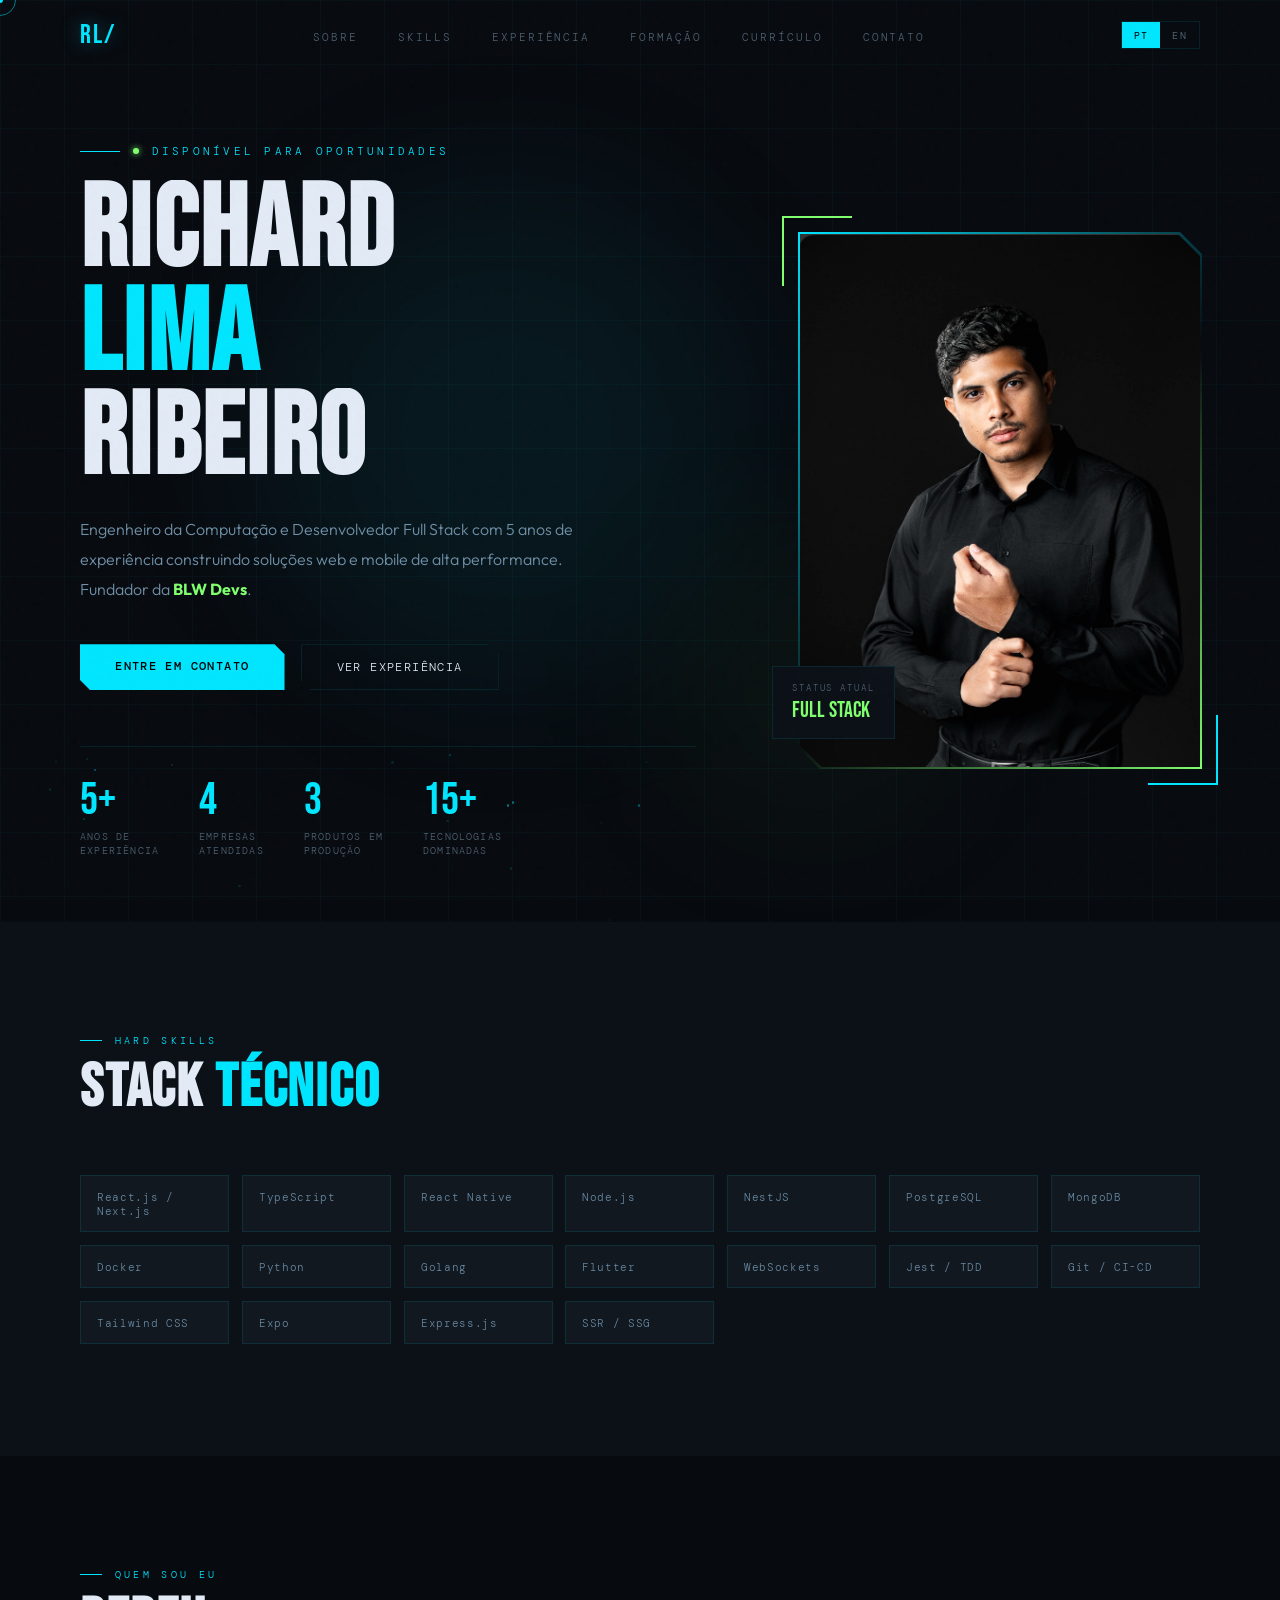
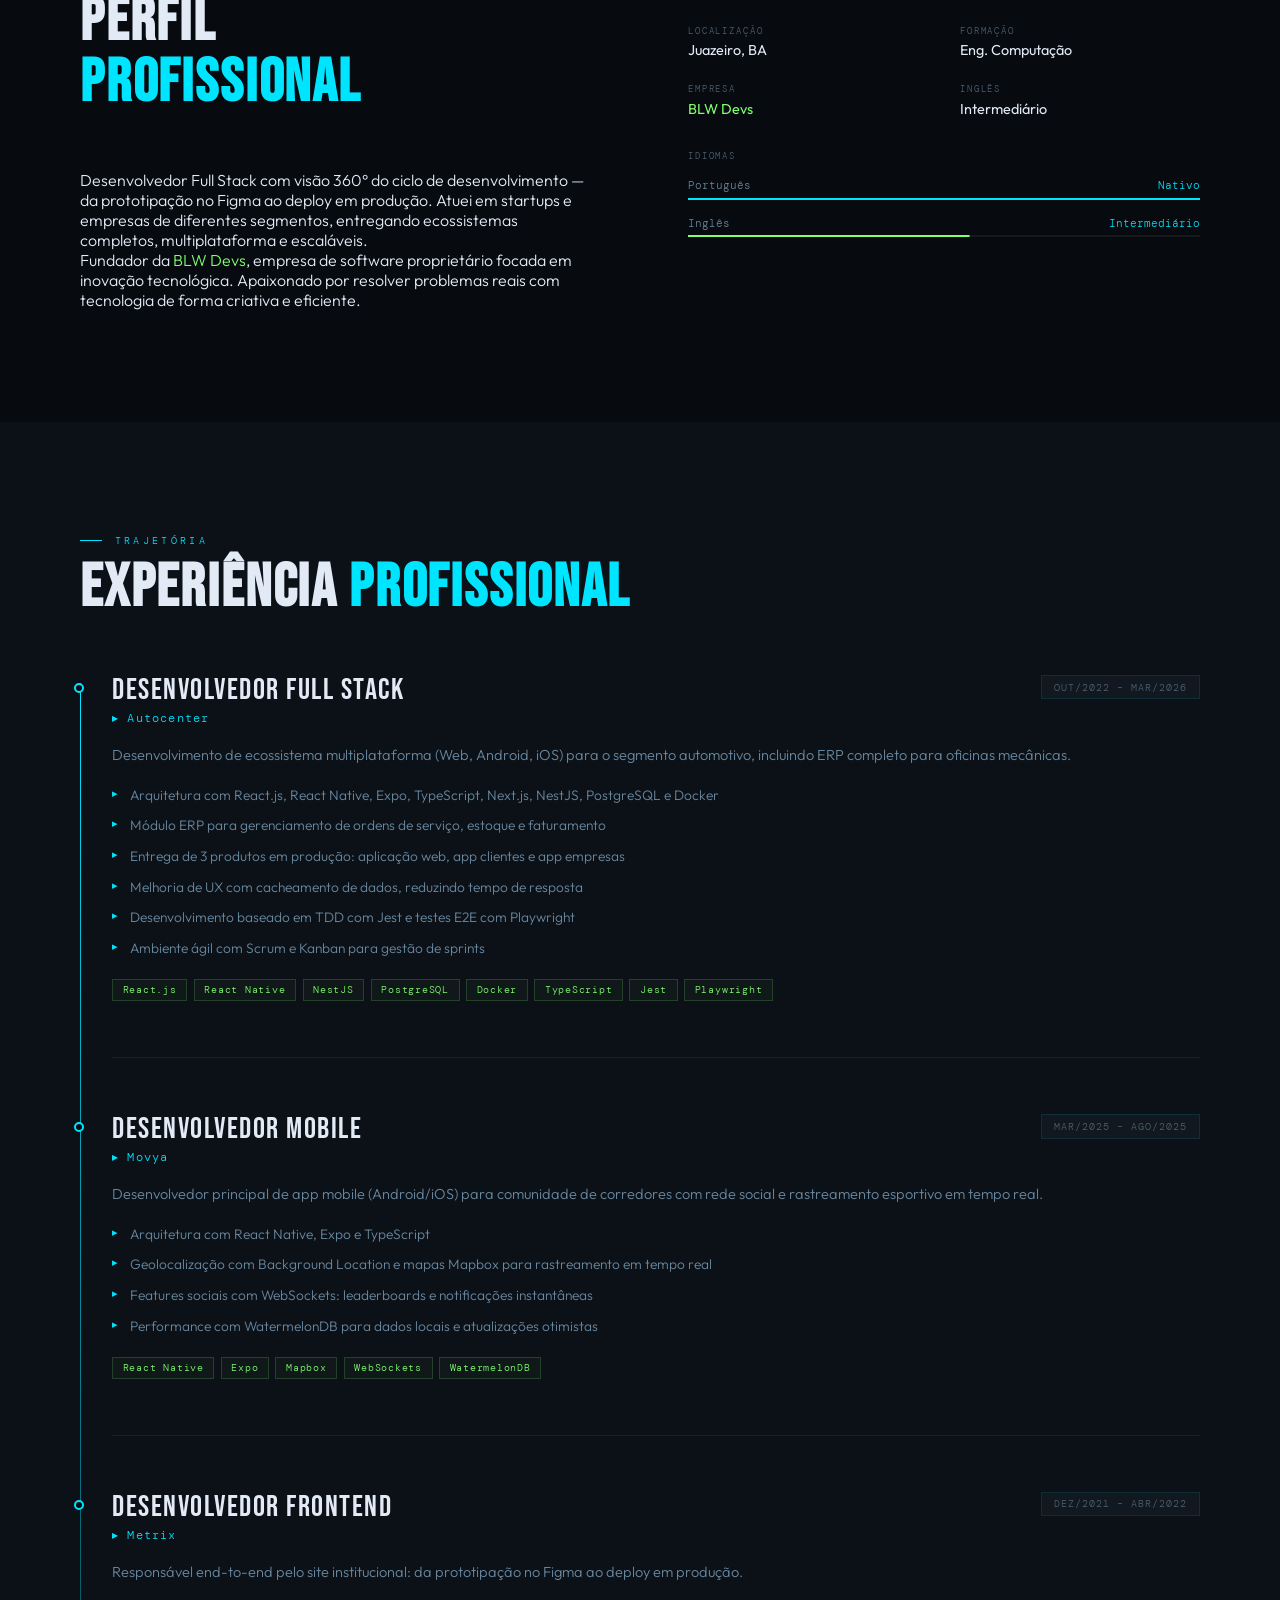
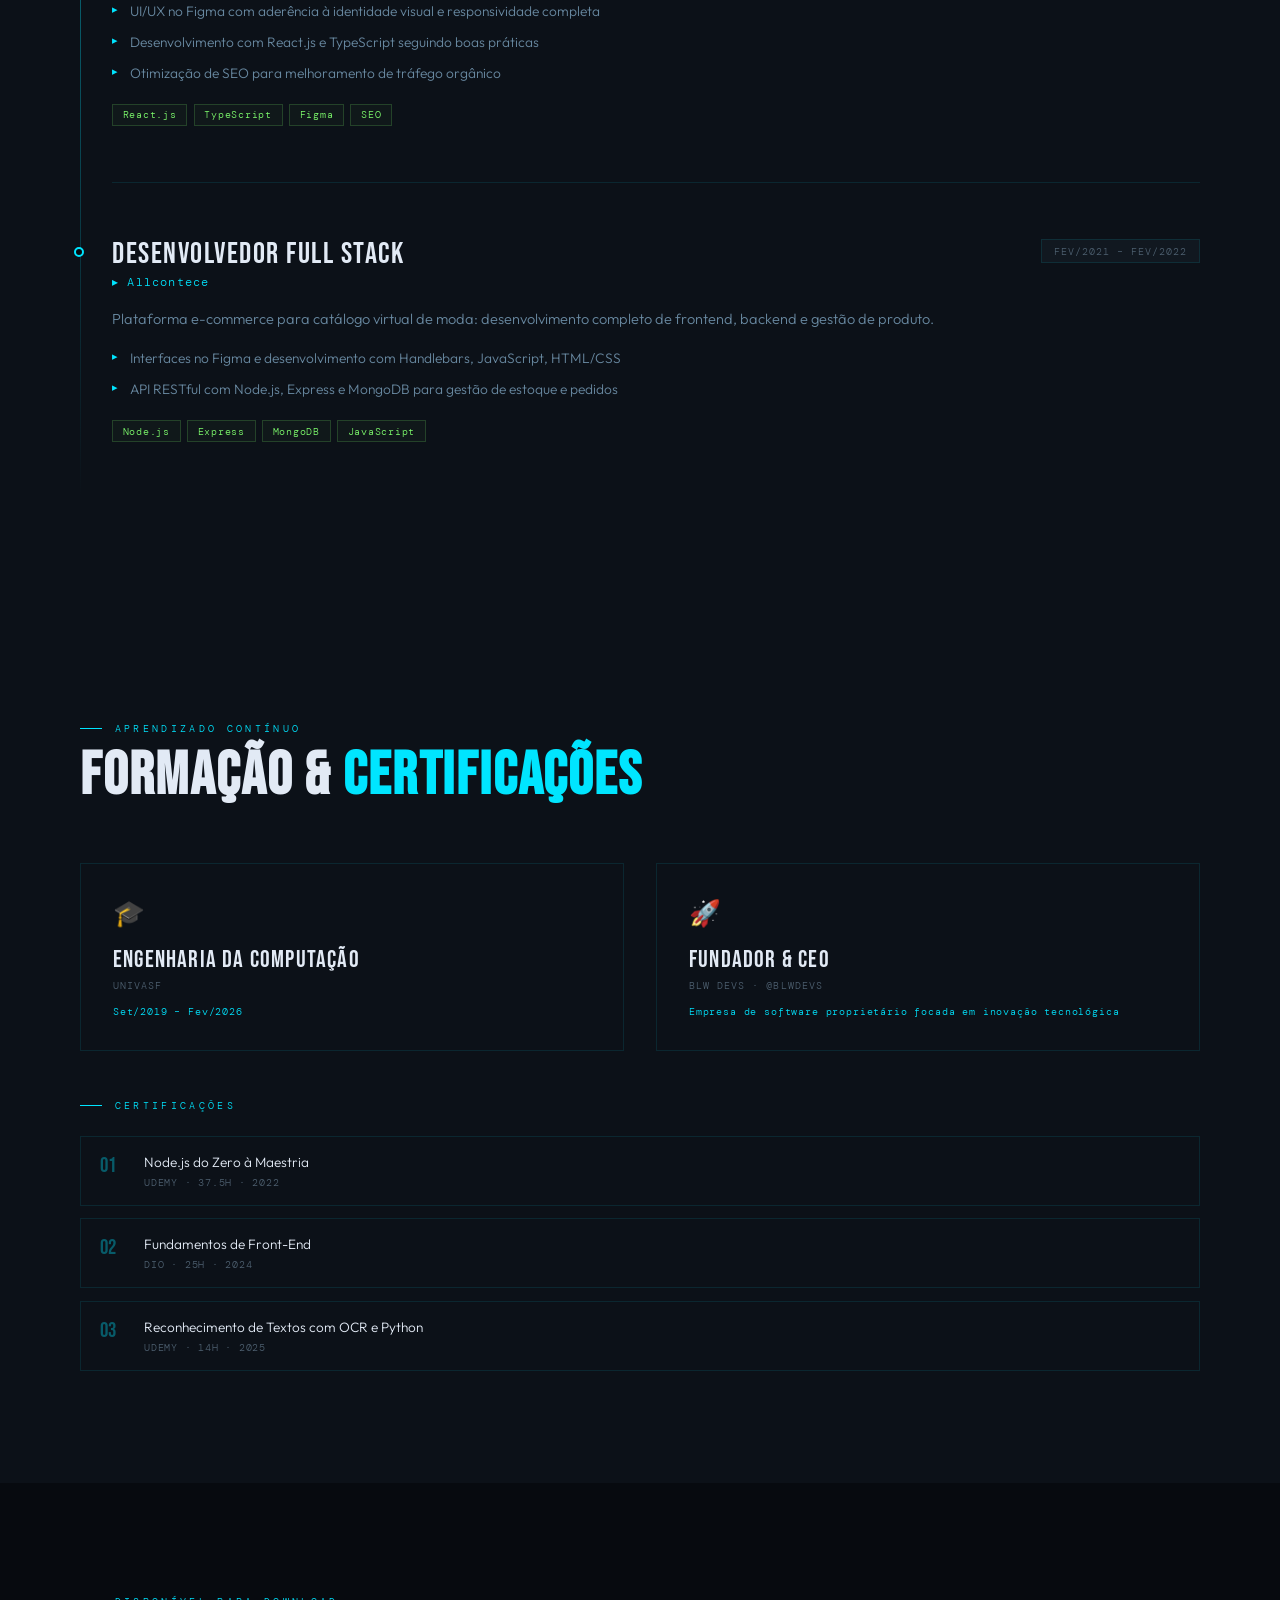
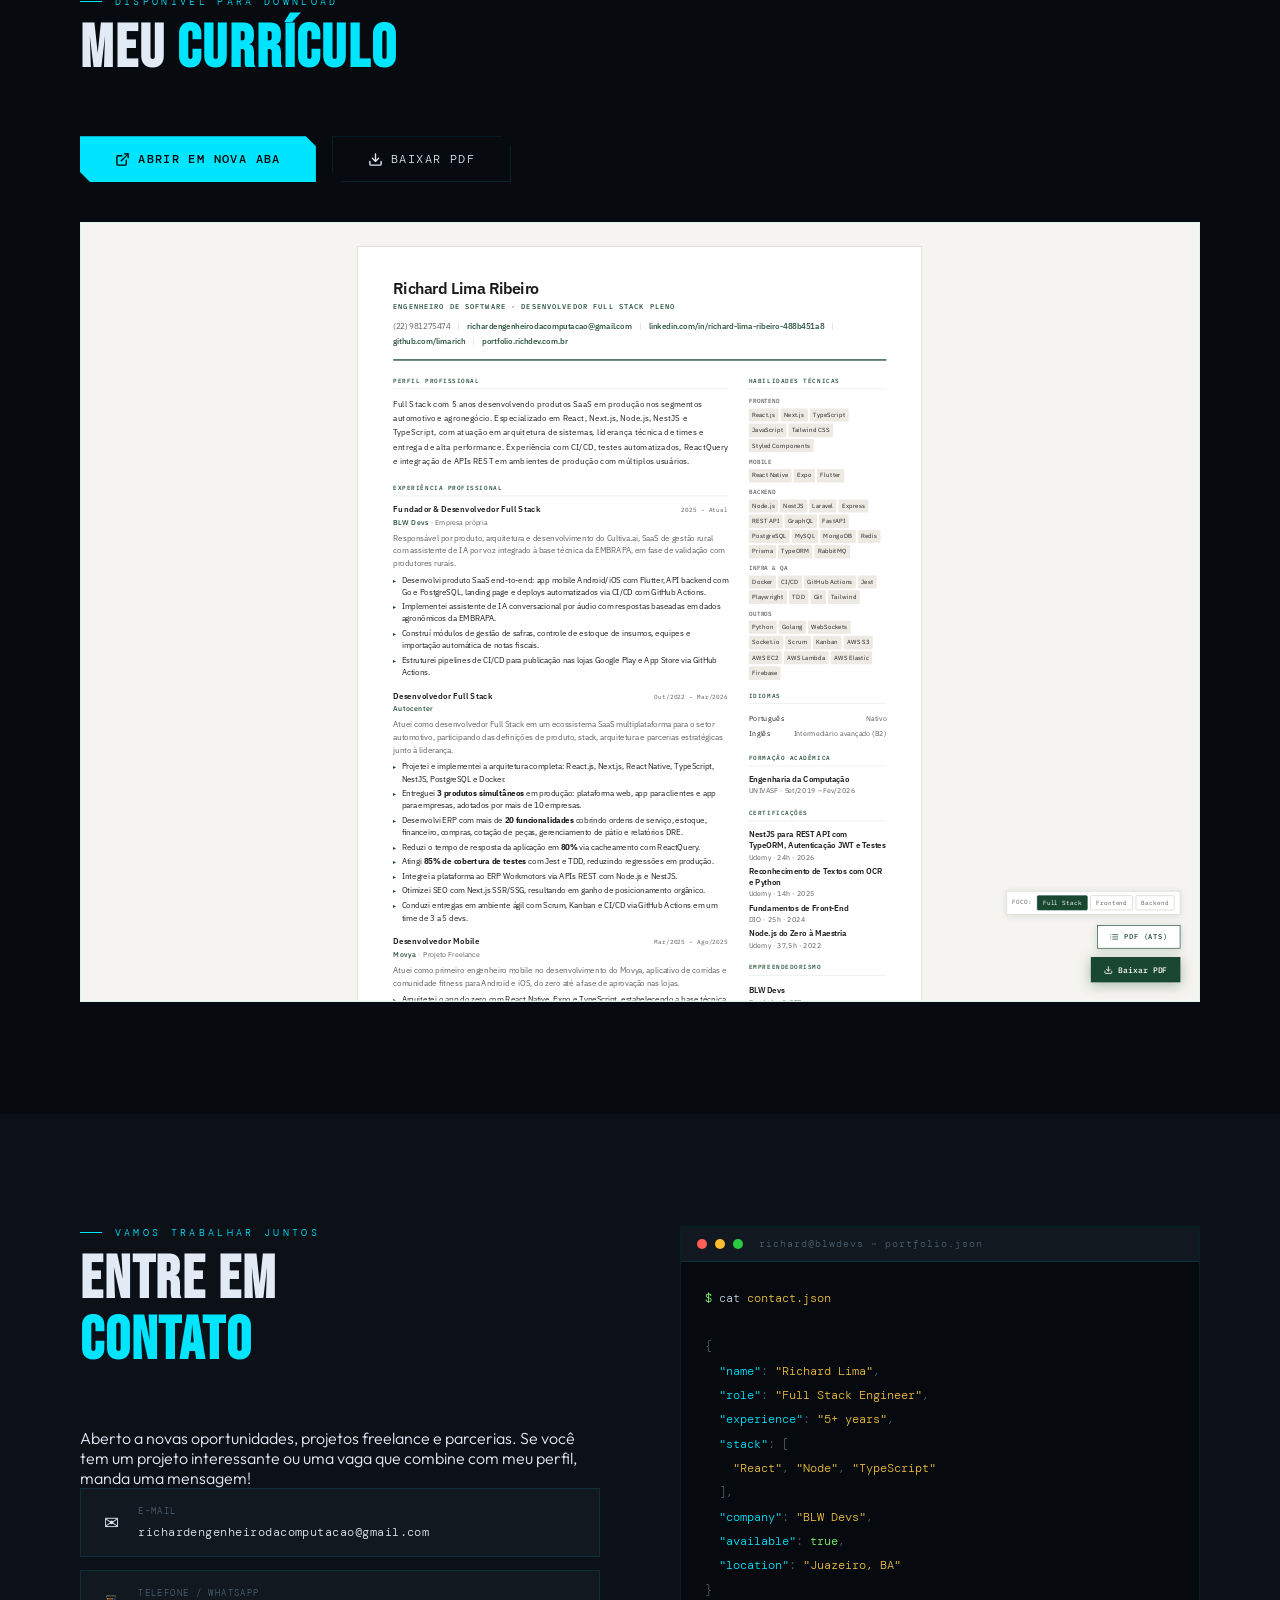
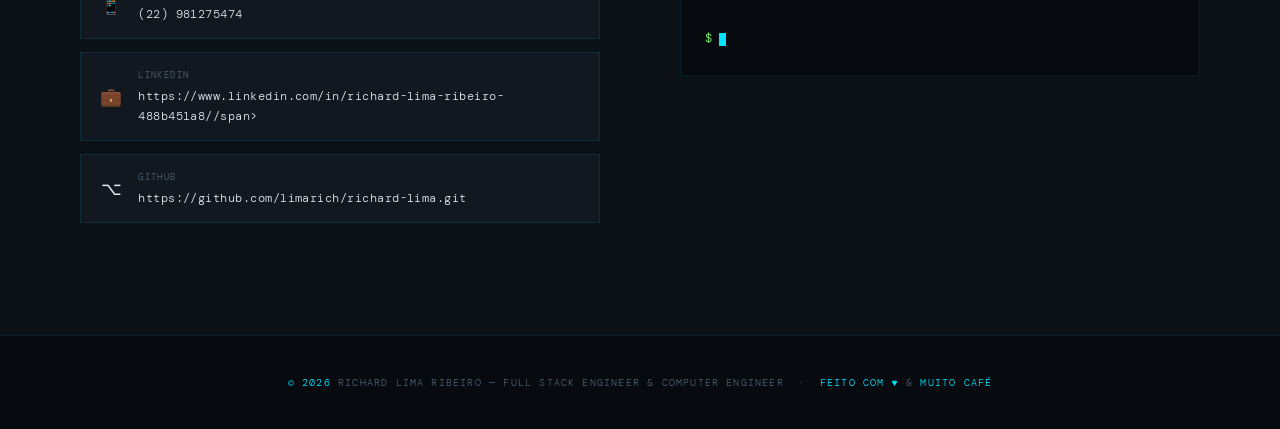
<file: index.html>
<!DOCTYPE html>
<html lang="pt-BR" data-lang="pt">

<head>
  <meta charset="UTF-8">
  <meta name="viewport" content="width=device-width, initial-scale=1.0">
  <title>Richard Lima — Full Stack Engineer</title>
  <link rel="preconnect" href="https://fonts.googleapis.com">
  <link
    href="https://fonts.googleapis.com/css2?family=Bebas+Neue&family=DM+Mono:ital,wght@0,300;0,400;0,500;1,300&family=Outfit:wght@300;400;500;600&display=swap"
    rel="stylesheet">
  <link rel="stylesheet" href="css/style.css">
</head>


<body>

  <!-- CURSOR -->
  <div class="cursor-dot" id="cursorDot"></div>
  <div class="cursor-ring" id="cursorRing"></div>

  <!-- PROGRESS BAR -->
  <div id="progress-bar"></div>

  <!-- LOADER -->
  <div id="loader">
    <div class="loader-logo">RL/</div>
    <div class="loader-bar-wrap">
      <div class="loader-bar"></div>
    </div>
  </div>

  <!-- MOBILE NAV OVERLAY -->
  <div class="nav-mobile-overlay" id="mobileNav">
    <button class="mobile-nav-close" id="mobileNavClose" aria-label="Fechar menu">&#x2715;</button>
    <ul class="nav-links-mobile">
      <li><a href="#about" data-i18n="nav.about" class="mobile-nav-link">Sobre</a></li>
      <li><a href="#skills" data-i18n="nav.skills" class="mobile-nav-link">Skills</a></li>
      <li><a href="#experience" data-i18n="nav.experience" class="mobile-nav-link">Experiência</a></li>
      <li><a href="#education" data-i18n="nav.education" class="mobile-nav-link">Formação</a></li>
      <li><a href="#resume" data-i18n="nav.resume" class="mobile-nav-link">Currículo</a></li>
      <li><a href="#contact" data-i18n="nav.contact" class="mobile-nav-link">Contato</a></li>
    </ul>
    <div class="lang-toggle mobile-lang-toggle">
      <button class="lang-btn active" onclick="setLang('pt')">PT</button>
      <button class="lang-btn" onclick="setLang('en')">EN</button>
    </div>
  </div>

  <!-- NAV -->
  <nav id="navbar">
    <div class="nav-logo">RL/</div>
    <ul class="nav-links">
      <li><a href="#about" data-i18n="nav.about">Sobre</a></li>
      <li><a href="#skills" data-i18n="nav.skills">Skills</a></li>
      <li><a href="#experience" data-i18n="nav.experience">Experiência</a></li>
      <li><a href="#education" data-i18n="nav.education">Formação</a></li>
      <li><a href="#resume" data-i18n="nav.resume">Currículo</a></li>
      <li><a href="#contact" data-i18n="nav.contact">Contato</a></li>
    </ul>
    <div class="nav-right">
      <div class="lang-toggle">
        <button class="lang-btn active" onclick="setLang('pt')">PT</button>
        <button class="lang-btn" onclick="setLang('en')">EN</button>
      </div>
      <button class="hamburger" id="hamburger" aria-label="Abrir menu">
        <span></span>
        <span></span>
        <span></span>
      </button>
    </div>
  </nav>

  <!-- HERO -->
  <section id="hero">
    <div class="hero-grid-bg"></div>
    <div class="hero-orb hero-orb-1"></div>
    <div class="hero-orb hero-orb-2"></div>
    <div class="particles" id="particles"></div>

    <div class="hero-content">
      <div class="hero-eyebrow">
        <span class="status-dot"></span>
        <span data-i18n="hero.available">Disponível para oportunidades</span>
      </div>
      <h1>
        <span class="h1-line"><span class="h1-line-inner">RICHARD</span></span>
        <span class="h1-line"><span class="h1-line-inner">LIMA</span></span>
        <span class="h1-line"><span class="h1-line-inner">RIBEIRO</span></span>
      </h1>
      <p class="hero-desc" data-i18n="hero.desc">
        Engenheiro da Computação e Desenvolvedor Full Stack com 5 anos de experiência construindo
        soluções web e mobile de alta performance. Fundador da <strong style="color:var(--accent2)">BLW Devs</strong>.
      </p>
      <div class="hero-ctas">
        <a href="#contact" class="btn-primary"><span data-i18n="hero.cta1">Entre em contato</span></a>
        <a href="#experience" class="btn-secondary" data-i18n="hero.cta2">Ver experiência</a>
      </div>
      <div class="hero-stats">
        <div>
          <div class="stat-value">5+</div>
          <div class="stat-label" data-i18n="hero.stat1">Anos de<br>experiência</div>
        </div>
        <div>
          <div class="stat-value">4</div>
          <div class="stat-label" data-i18n="hero.stat2">Empresas<br>atendidas</div>
        </div>
        <div>
          <div class="stat-value">3</div>
          <div class="stat-label" data-i18n="hero.stat3">Produtos em<br>produção</div>
        </div>
        <div>
          <div class="stat-value">15+</div>
          <div class="stat-label" data-i18n="hero.stat4">Tecnologias<br>dominadas</div>
        </div>
      </div>
    </div>

    <div class="hero-photo">
      <div class="photo-wrap">
        <div class="photo-frame"></div>
        <div class="photo-corner-br"></div>
        <div class="photo-corner-tl"></div>
        <img
          src="[data-uri]"
          alt="Richard Lima Ribeiro">
        <div class="photo-badge">
          <div class="badge-label" data-i18n="photo.badge.label">Status atual</div>
          <div class="badge-value">Full Stack</div>
        </div>
      </div>
    </div>
  </section>

  <!-- SKILLS -->
  <div id="skills" class="section-full">
    <div class="section-wrap">
      <div class="section-label reveal" data-i18n="skills.label">Hard Skills</div>
      <h2 class="reveal">STACK <span style="color:var(--accent)" data-i18n="skills.title">TÉCNICO</span></h2>
      <div class="skills-grid">
        <div class="skill-chip reveal delay-1">React.js / Next.js</div>
        <div class="skill-chip reveal delay-1">TypeScript</div>
        <div class="skill-chip reveal delay-2">React Native</div>
        <div class="skill-chip reveal delay-2">Node.js</div>
        <div class="skill-chip reveal delay-3">NestJS</div>
        <div class="skill-chip reveal delay-3">PostgreSQL</div>
        <div class="skill-chip reveal delay-1">MongoDB</div>
        <div class="skill-chip reveal delay-2">Docker</div>
        <div class="skill-chip reveal delay-3">Python</div>
        <div class="skill-chip reveal delay-1">Golang</div>
        <div class="skill-chip reveal delay-2">Flutter</div>
        <div class="skill-chip reveal delay-3">WebSockets</div>
        <div class="skill-chip reveal delay-1">Jest / TDD</div>
        <div class="skill-chip reveal delay-2">Git / CI-CD</div>
        <div class="skill-chip reveal delay-3">Tailwind CSS</div>
        <div class="skill-chip reveal delay-1">Expo</div>
        <div class="skill-chip reveal delay-2">Express.js</div>
        <div class="skill-chip reveal delay-3">SSR / SSG</div>
      </div>
    </div>
  </div>

  <!-- ABOUT -->
  <div id="about" class="section-full">
    <div class="section-wrap">
      <div class="about-grid">
        <div class="reveal left">
          <div class="section-label" data-i18n="about.label">Quem sou eu</div>
          <h2><span data-i18n="about.title1">PERFIL</span><br><span style="color:var(--accent)"
              data-i18n="about.title2">PROFISSIONAL</span></h2>
          <p data-i18n="about.p1">
            Desenvolvedor Full Stack com visão 360° do ciclo de desenvolvimento — da prototipação no
            Figma ao deploy em produção. Atuei em startups e empresas de diferentes segmentos,
            entregando ecossistemas completos, multiplataforma e escaláveis.
          </p>
          <p data-i18n="about.p2">
            Fundador da <span style="color:var(--accent2)">BLW Devs</span>, empresa de software
            proprietário focada em inovação tecnológica. Apaixonado por resolver problemas reais com
            tecnologia de forma criativa e eficiente.
          </p>

        </div>

        <div class="reveal right">
          <div class="info-grid">
            <div>
              <div class="info-label" data-i18n="info.location.label">Localização</div>
              <div class="info-value">Juazeiro, BA</div>
            </div>
            <div>
              <div class="info-label" data-i18n="info.degree.label">Formação</div>
              <div class="info-value" data-i18n="info.degree.value">Eng. Computação</div>
            </div>
            <div>
              <div class="info-label" data-i18n="info.company.label">Empresa</div>
              <div class="info-value" style="color:var(--accent2)">BLW Devs</div>
            </div>
            <div>
              <div class="info-label" data-i18n="info.english.label">Inglês</div>
              <div class="info-value" data-i18n="info.english.value">Intermediário</div>
            </div>
          </div>

          <div class="info-label" style="margin-bottom:1rem" data-i18n="info.languages">Idiomas</div>
          <div class="lang-row">
            <span data-i18n="lang.pt">Português</span>
            <span data-i18n="lang.pt.level">Nativo</span>
          </div>
          <div class="lang-track">
            <div class="lang-fill" id="langPt"></div>
          </div>
          <div class="lang-row">
            <span data-i18n="lang.en">Inglês</span>
            <span data-i18n="lang.en.level">Intermediário</span>
          </div>
          <div class="lang-track">
            <div class="lang-fill en" id="langEn"></div>
          </div>
        </div>
      </div>
    </div>
  </div>

  <!-- EXPERIENCE -->
  <div id="experience" class="section-full">
    <div class="section-wrap">
      <div class="section-label reveal" data-i18n="exp.label">Trajetória</div>
      <h2 class="reveal"><span data-i18n="exp.title1">EXPERIÊNCIA</span> <span style="color:var(--accent)"
          data-i18n="exp.title2">PROFISSIONAL</span></h2>

      <div class="exp-timeline">

        <div class="exp-item reveal">
          <div class="exp-node"></div>
          <div class="exp-header">
            <div>
              <div class="exp-title" data-i18n="exp1.role">Desenvolvedor Full Stack</div>
              <div class="exp-company">▸ Autocenter</div>
            </div>
            <div class="exp-date">Out/2022 – Mar/2026</div>
          </div>
          <p class="exp-desc" data-i18n="exp1.desc">Desenvolvimento de ecossistema multiplataforma (Web, Android, iOS)
            para o segmento automotivo, incluindo ERP completo para oficinas mecânicas.</p>
          <ul class="exp-bullets">
            <li data-i18n="exp1.b1">Arquitetura com React.js, React Native, Expo, TypeScript, Next.js, NestJS,
              PostgreSQL e Docker</li>
            <li data-i18n="exp1.b2">Módulo ERP para gerenciamento de ordens de serviço, estoque e faturamento</li>
            <li data-i18n="exp1.b3">Entrega de 3 produtos em produção: aplicação web, app clientes e app empresas</li>
            <li data-i18n="exp1.b4">Melhoria de UX com cacheamento de dados, reduzindo tempo de resposta</li>
            <li data-i18n="exp1.b5">Desenvolvimento baseado em TDD com Jest e testes E2E com Playwright</li>
            <li data-i18n="exp1.b6">Ambiente ágil com Scrum e Kanban para gestão de sprints</li>
          </ul>
          <div class="exp-tags">
            <span class="exp-tag">React.js</span><span class="exp-tag">React Native</span>
            <span class="exp-tag">NestJS</span><span class="exp-tag">PostgreSQL</span>
            <span class="exp-tag">Docker</span><span class="exp-tag">TypeScript</span>
            <span class="exp-tag">Jest</span><span class="exp-tag">Playwright</span>
          </div>
        </div>

        <div class="exp-item reveal">
          <div class="exp-node"></div>
          <div class="exp-header">
            <div>
              <div class="exp-title" data-i18n="exp2.role">Desenvolvedor Mobile</div>
              <div class="exp-company">▸ Movya</div>
            </div>
            <div class="exp-date">Mar/2025 – Ago/2025</div>
          </div>
          <p class="exp-desc" data-i18n="exp2.desc">Desenvolvedor principal de app mobile (Android/iOS) para comunidade
            de corredores com rede social e rastreamento esportivo em tempo real.</p>
          <ul class="exp-bullets">
            <li data-i18n="exp2.b1">Arquitetura com React Native, Expo e TypeScript</li>
            <li data-i18n="exp2.b2">Geolocalização com Background Location e mapas Mapbox para rastreamento em tempo
              real</li>
            <li data-i18n="exp2.b3">Features sociais com WebSockets: leaderboards e notificações instantâneas</li>
            <li data-i18n="exp2.b4">Performance com WatermelonDB para dados locais e atualizações otimistas</li>
          </ul>
          <div class="exp-tags">
            <span class="exp-tag">React Native</span><span class="exp-tag">Expo</span>
            <span class="exp-tag">Mapbox</span><span class="exp-tag">WebSockets</span>
            <span class="exp-tag">WatermelonDB</span>
          </div>
        </div>

        <div class="exp-item reveal">
          <div class="exp-node"></div>
          <div class="exp-header">
            <div>
              <div class="exp-title" data-i18n="exp3.role">Desenvolvedor Frontend</div>
              <div class="exp-company">▸ Metrix</div>
            </div>
            <div class="exp-date">Dez/2021 – Abr/2022</div>
          </div>
          <p class="exp-desc" data-i18n="exp3.desc">Responsável end-to-end pelo site institucional: da prototipação no
            Figma ao deploy em produção.</p>
          <ul class="exp-bullets">
            <li data-i18n="exp3.b1">UI/UX no Figma com aderência à identidade visual e responsividade completa</li>
            <li data-i18n="exp3.b2">Desenvolvimento com React.js e TypeScript seguindo boas práticas</li>
            <li data-i18n="exp3.b3">Otimização de SEO para melhoramento de tráfego orgânico</li>
          </ul>
          <div class="exp-tags">
            <span class="exp-tag">React.js</span><span class="exp-tag">TypeScript</span>
            <span class="exp-tag">Figma</span><span class="exp-tag">SEO</span>
          </div>
        </div>

        <div class="exp-item reveal">
          <div class="exp-node"></div>
          <div class="exp-header">
            <div>
              <div class="exp-title" data-i18n="exp4.role">Desenvolvedor Full Stack</div>
              <div class="exp-company">▸ Allcontece</div>
            </div>
            <div class="exp-date">Fev/2021 – Fev/2022</div>
          </div>
          <p class="exp-desc" data-i18n="exp4.desc">Plataforma e-commerce para catálogo virtual de moda: desenvolvimento
            completo de frontend, backend e gestão de produto.</p>
          <ul class="exp-bullets">
            <li data-i18n="exp4.b1">Interfaces no Figma e desenvolvimento com Handlebars, JavaScript, HTML/CSS</li>
            <li data-i18n="exp4.b2">API RESTful com Node.js, Express e MongoDB para gestão de estoque e pedidos</li>
          </ul>
          <div class="exp-tags">
            <span class="exp-tag">Node.js</span><span class="exp-tag">Express</span>
            <span class="exp-tag">MongoDB</span><span class="exp-tag">JavaScript</span>
          </div>
        </div>

      </div>
    </div>
  </div>

  <!-- EDUCATION & CERTS -->
  <div id="education" class="section-full" style="background:var(--surface)">
    <div class="section-wrap">
      <div class="section-label reveal" data-i18n="edu.label">Aprendizado contínuo</div>
      <h2 class="reveal"><span data-i18n="edu.title1">FORMAÇÃO</span> & <span style="color:var(--accent)"
          data-i18n="edu.title2">CERTIFICAÇÕES</span></h2>
      <div class="edu-grid">
        <div class="card reveal scale delay-1">
          <div class="card-icon">🎓</div>
          <div class="card-title" data-i18n="edu1.title">Engenharia da Computação</div>
          <div class="card-sub">UNIVASF</div>
          <div class="card-period">Set/2019 – Fev/2026</div>
        </div>
        <div class="card reveal scale delay-2">
          <div class="card-icon">🚀</div>
          <div class="card-title" data-i18n="edu2.title">Fundador & CEO</div>
          <div class="card-sub">BLW Devs · @blwdevs</div>
          <div class="card-period" data-i18n="edu2.desc">Empresa de software proprietário focada em inovação tecnológica
          </div>
        </div>
      </div>

      <div class="section-label reveal" style="margin-bottom:1.5rem" data-i18n="cert.label">Certificações</div>
      <div class="cert-list">
        <div class="cert-item reveal delay-1">
          <div class="cert-num">01</div>
          <div>
            <div class="cert-name" data-i18n="cert1.name">Node.js do Zero à Maestria</div>
            <div class="cert-meta">Udemy · 37.5h · 2022</div>
          </div>
        </div>
        <div class="cert-item reveal delay-2">
          <div class="cert-num">02</div>
          <div>
            <div class="cert-name" data-i18n="cert2.name">Fundamentos de Front-End</div>
            <div class="cert-meta">DIO · 25h · 2024</div>
          </div>
        </div>
        <div class="cert-item reveal delay-3">
          <div class="cert-num">03</div>
          <div>
            <div class="cert-name" data-i18n="cert3.name">Reconhecimento de Textos com OCR e Python</div>
            <div class="cert-meta">Udemy · 14h · 2025</div>
          </div>
        </div>
      </div>
    </div>
  </div>

  <!-- RESUME -->
  <div id="resume" class="section-full">
    <div class="section-wrap">
      <div class="section-label reveal" data-i18n="resume.label">Disponível para download</div>
      <h2 class="reveal"><span data-i18n="resume.title1">MEU</span> <span style="color:var(--accent)"
          data-i18n="resume.title2">CURRÍCULO</span></h2>
      <div class="resume-actions reveal">
        <a id="resume-btn-open" href="resume.html" target="_blank" class="btn-primary resume-btn-open">
          <svg width="15" height="15" viewBox="0 0 24 24" fill="none" stroke="currentColor" stroke-width="2.2"
            stroke-linecap="round" stroke-linejoin="round">
            <path d="M18 13v6a2 2 0 0 1-2 2H5a2 2 0 0 1-2-2V8a2 2 0 0 1 2-2h6" />
            <polyline points="15 3 21 3 21 9" />
            <line x1="10" y1="14" x2="21" y2="3" />
          </svg>
          <span data-i18n="resume.btn.open">Abrir em nova aba</span>
        </a>
        <a id="resume-btn-pdf" href="resume.html" target="_blank"
          onclick="event.preventDefault(); const f=document.getElementById('resume-iframe').src; const base=f.split('?')[0]; window.open(base+'?ats=1','_blank');"
          class="btn-secondary resume-btn-pdf">
          <svg width="15" height="15" viewBox="0 0 24 24" fill="none" stroke="currentColor" stroke-width="2.2"
            stroke-linecap="round" stroke-linejoin="round">
            <path d="M21 15v4a2 2 0 0 1-2 2H5a2 2 0 0 1-2-2v-4" />
            <polyline points="7 10 12 15 17 10" />
            <line x1="12" y1="15" x2="12" y2="3" />
          </svg>
          <span data-i18n="resume.btn.pdf">Baixar PDF</span>
        </a>
      </div>
      <div class="resume-frame-wrap reveal">
        <iframe id="resume-iframe" src="resume.html" class="resume-iframe" title="Currículo Richard Lima" scrolling="no"
          loading="lazy"></iframe>
        <div class="resume-frame-overlay" onclick="window.open(document.getElementById('resume-iframe').src,'_blank')">
          <span data-i18n="resume.overlay">Clique para abrir</span>
        </div>
      </div>
    </div>
  </div>

  <!-- CONTACT -->
  <div id="contact" class="section-full">
    <div class="section-wrap">
      <div class="contact-grid">
        <div class="reveal left">
          <div class="section-label" data-i18n="contact.label">Vamos trabalhar juntos</div>
          <h2><span data-i18n="contact.title1">ENTRE EM</span><br><span style="color:var(--accent)"
              data-i18n="contact.title2">CONTATO</span></h2>
          <p data-i18n="contact.desc">
            Aberto a novas oportunidades, projetos freelance e parcerias. Se você tem um projeto
            interessante ou uma vaga que combine com meu perfil, manda uma mensagem!
          </p>
          <div class="contact-links">
            <a href="mailto:richardengenheirodacomputacao@gmail.com" class="contact-link">
              <span class="contact-link-icon">✉</span>
              <div>
                <span class="contact-link-label" data-i18n="contact.email.label">E-mail</span>
                <span class="contact-link-text">richardengenheirodacomputacao@gmail.com</span>
              </div>
            </a>
            <a href="tel:+5522981275474" class="contact-link">
              <span class="contact-link-icon">📱</span>
              <div>
                <span class="contact-link-label" data-i18n="contact.phone.label">Telefone / WhatsApp</span>
                <span class="contact-link-text">(22) 981275474</span>
              </div>
            </a>
            <a href="https://www.linkedin.com/in/richard-lima-ribeiro-488b451a8/" class="contact-link" target="_blank">
              <span class="contact-link-icon">💼</span>
              <div>
                <span class="contact-link-label">LinkedIn</span>
                <span class="contact-link-text">https://www.linkedin.com/in/richard-lima-ribeiro-488b451a8//span>
              </div>
            </a>
            <a href="https://github.com/limarich/richard-lima.git" class="contact-link" target="_blank">
              <span class="contact-link-icon">⌥</span>
              <div>
                <span class="contact-link-label">GitHub</span>
                <span class="contact-link-text">https://github.com/limarich/richard-lima.git</span>
              </div>
            </a>
          </div>
        </div>

        <div class="terminal reveal right">
          <div class="terminal-bar">
            <div class="t-dot red"></div>
            <div class="t-dot yellow"></div>
            <div class="t-dot green"></div>
            <span class="terminal-title">richard@blwdevs ~ portfolio.json</span>
          </div>
          <div class="terminal-body" id="terminalBody">
            <div><span class="t-prompt">$ </span><span class="t-cmd">cat</span> <span
                class="t-string">contact.json</span></div>
            <div>&nbsp;</div>
            <div>{</div>
            <div>&nbsp; <span class="t-key">"name"</span>: <span class="t-string">"Richard Lima"</span>,</div>
            <div>&nbsp; <span class="t-key">"role"</span>: <span class="t-string">"Full Stack Engineer"</span>,</div>
            <div>&nbsp; <span class="t-key">"experience"</span>: <span class="t-string">"5+ years"</span>,</div>
            <div>&nbsp; <span class="t-key">"stack"</span>: [</div>
            <div>&nbsp;&nbsp;&nbsp; <span class="t-string">"React"</span>, <span class="t-string">"Node"</span>, <span
                class="t-string">"TypeScript"</span></div>
            <div>&nbsp; ],</div>
            <div>&nbsp; <span class="t-key">"company"</span>: <span class="t-string">"BLW Devs"</span>,</div>
            <div>&nbsp; <span class="t-key">"available"</span>: <span class="t-bool">true</span>,</div>
            <div>&nbsp; <span class="t-key">"location"</span>: <span class="t-string">"Juazeiro, BA"</span></div>
            <div>}</div>
            <div>&nbsp;</div>
            <div><span class="t-prompt">$ </span><span class="t-cursor"></span></div>
          </div>
        </div>
      </div>
    </div>
  </div>

  <!-- FOOTER -->
  <footer>
    <span>© 2026</span> Richard Lima Ribeiro — Full Stack Engineer &amp; Computer Engineer
    &nbsp;·&nbsp; <span data-i18n="footer.made">Feito com</span> <span>♥</span> &amp; <span
      data-i18n="footer.coffee">muito café</span>
  </footer>

  <!-- ══════════════════════════════════════
   SCRIPTS
══════════════════════════════════════ -->
  <script src="js/main.js"></script>
</body>

</html>
</file>
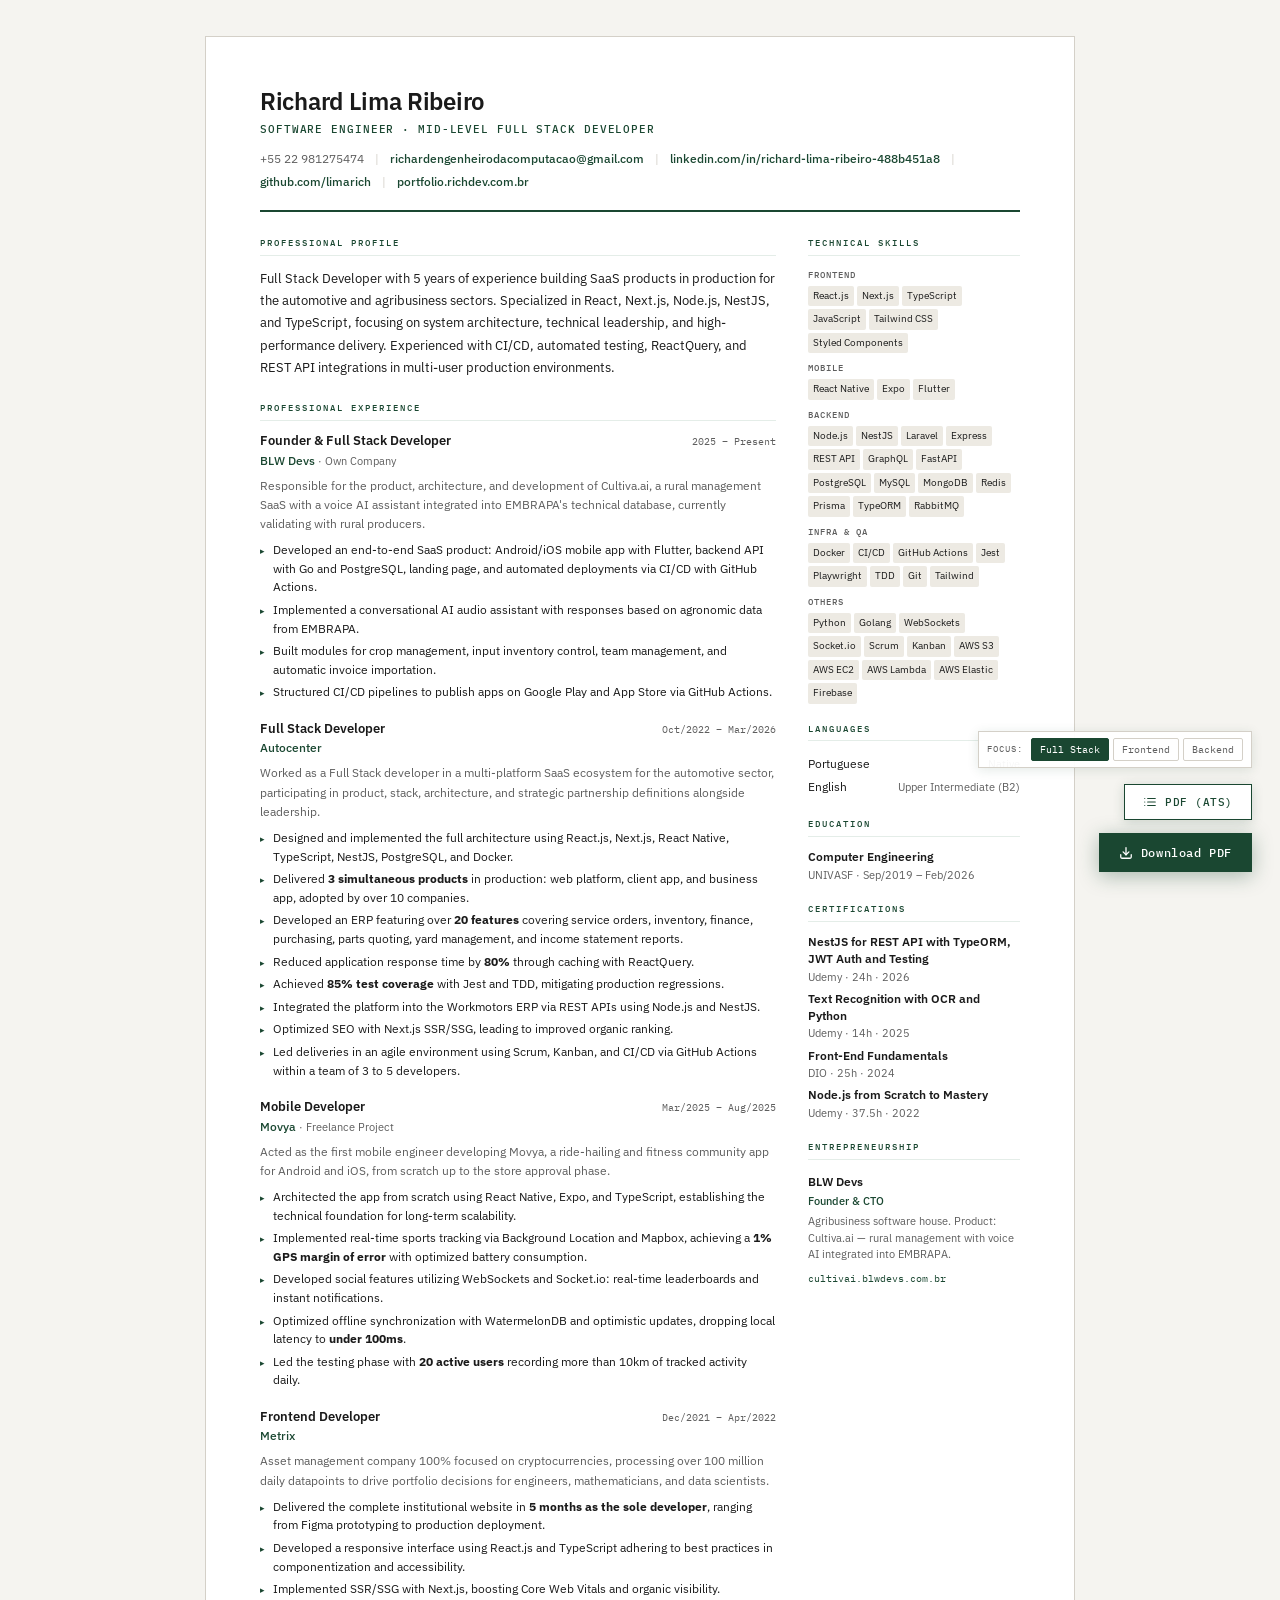
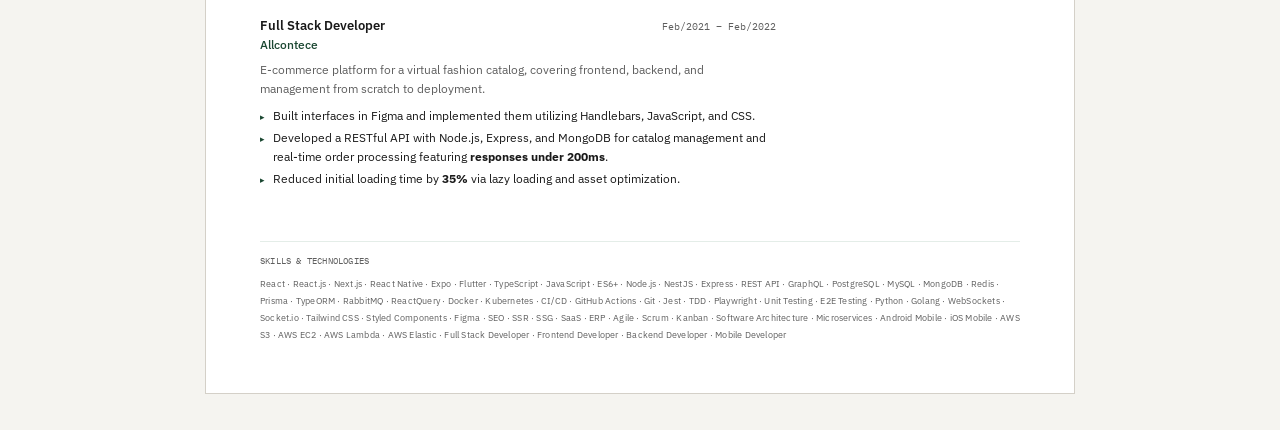
<file: resume-en.html>
<!DOCTYPE html>
<html lang="en">

<head>
  <meta charset="UTF-8">
  <meta name="viewport" content="width=device-width, initial-scale=1.0">
  <title>Richard Lima Ribeiro — Mid-Level Full Stack Developer</title>

  <script type="application/ld+json">
{
  "@context": "https://schema.org",
  "@type": "Person",
  "name": "Richard Lima Ribeiro",
  "jobTitle": "Mid-Level Full Stack Developer",
  "telephone": "+55 22 981275474",
  "email": "richardengenheirodacomputacao@gmail.com",
  "url": "https://blwdevs.com.br",
  "knowsAbout": [
    "React", "Next.js", "React Native", "TypeScript", "Node.js", "NestJS",
    "PostgreSQL", "Docker", "CI/CD", "Jest", "Playwright", "Python",
    "Golang", "Flutter", "Redis", "WebSockets", "TDD", "Scrum"
  ]
}
</script>

  <style>
    @import url('https://fonts.googleapis.com/css2?family=IBM+Plex+Mono:wght@400;500&family=IBM+Plex+Sans:wght@300;400;500;600&display=swap');

    :root {
      --bg: #f5f4f0;
      --surface: #ffffff;
      --text: #1a1a1a;
      --muted: #5e5e5e;
      --accent: #1a4731;
      --accent-light: #e4ede8;
      --border: #d4d0c8;
      --tag-bg: #edeae3;
      --sidebar-w: 212px;
      --page-pad-h: 50px;
      --page-pad-v: 54px;
    }

    *,
    *::before,
    *::after {
      margin: 0;
      padding: 0;
      box-sizing: border-box;
    }

    body {
      font-family: 'IBM Plex Sans', sans-serif;
      background: var(--bg);
      color: var(--text);
      font-size: 13px;
      line-height: 1.65;
      -webkit-print-color-adjust: exact;
      print-color-adjust: exact;
    }

    .page {
      max-width: 870px;
      margin: 36px auto;
      background: var(--surface);
      border: 1px solid var(--border);
      padding: var(--page-pad-h) var(--page-pad-v);
    }

    header {
      border-bottom: 2.5px solid var(--accent);
      padding-bottom: 16px;
      margin-bottom: 24px;
    }

    h1 {
      font-size: 24px;
      font-weight: 600;
      letter-spacing: -0.3px;
      color: var(--text);
      line-height: 1.2;
    }

    .subtitle {
      font-family: 'IBM Plex Mono', monospace;
      font-size: 10.5px;
      color: var(--accent);
      font-weight: 500;
      margin-top: 5px;
      letter-spacing: 0.9px;
      text-transform: uppercase;
    }

    address {
      font-style: normal;
      margin-top: 10px;
      font-size: 12px;
      color: var(--muted);
      line-height: 1.9;
    }

    address .sep {
      margin: 0 8px;
      color: var(--border);
    }

    address a {
      color: var(--accent);
      text-decoration: none;
      font-weight: 500;
    }

    .layout {
      display: grid;
      grid-template-columns: 1fr var(--sidebar-w);
      gap: 0 32px;
      align-items: start;
    }

    section {
      margin-bottom: 22px;
    }

    h2 {
      font-family: 'IBM Plex Mono', monospace;
      font-size: 9px;
      font-weight: 500;
      text-transform: uppercase;
      letter-spacing: 2px;
      color: var(--accent);
      border-bottom: 1px solid var(--accent-light);
      padding-bottom: 4px;
      margin-bottom: 12px;
    }

    #perfil p {
      font-size: 13px;
      line-height: 1.72;
    }

    .job {
      margin-bottom: 17px;
    }

    .job:last-child {
      margin-bottom: 0;
    }

    .job-header {
      display: flex;
      justify-content: space-between;
      align-items: baseline;
      gap: 8px;
    }

    h3 {
      font-size: 13px;
      font-weight: 600;
      color: var(--text);
      line-height: 1.3;
    }

    .job-period {
      font-family: 'IBM Plex Mono', monospace;
      font-size: 10px;
      color: var(--muted);
      white-space: nowrap;
      flex-shrink: 0;
    }

    .company {
      font-weight: 500;
      font-size: 11.5px;
      color: var(--accent);
      margin-top: 1px;
      margin-bottom: 5px;
    }

    .contract-type {
      font-weight: 400;
      color: var(--muted);
      font-size: 10.5px;
    }

    .job-summary {
      font-size: 12px;
      color: var(--muted);
      margin-bottom: 6px;
      line-height: 1.6;
    }

    ul.bullets {
      padding-left: 0;
      list-style: none;
    }

    ul.bullets li {
      font-size: 12px;
      color: var(--text);
      padding: 2px 0 2px 13px;
      position: relative;
      line-height: 1.55;
    }

    ul.bullets li::before {
      content: '▸';
      position: absolute;
      left: 0;
      color: var(--accent);
      font-size: 9px;
      top: 5px;
    }

    ul.bullets a {
      color: var(--accent);
      text-decoration: none;
      font-family: 'IBM Plex Mono', monospace;
      font-size: 10.5px;
    }

    aside section {
      margin-bottom: 18px;
    }

    .skill-group {
      margin-bottom: 8px;
    }

    .skill-label {
      font-family: 'IBM Plex Mono', monospace;
      font-size: 8.5px;
      font-weight: 500;
      text-transform: uppercase;
      letter-spacing: 1px;
      color: var(--muted);
      margin-bottom: 4px;
    }

    .tags {
      display: flex;
      flex-wrap: wrap;
      gap: 3px;
    }

    .tag {
      background: var(--tag-bg);
      color: var(--text);
      font-size: 10px;
      padding: 2px 5px;
      border-radius: 2px;
    }

    ul.soft {
      list-style: none;
      padding: 0;
    }

    ul.soft li {
      font-size: 11.5px;
      padding: 2px 0 2px 10px;
      position: relative;
      color: var(--text);
    }

    ul.soft li::before {
      content: '–';
      position: absolute;
      left: 0;
      color: var(--accent);
    }

    .edu-name,
    .cert-name {
      font-weight: 600;
      font-size: 12px;
      color: var(--text);
      line-height: 1.4;
    }

    .edu-sub,
    .cert-meta {
      font-size: 11px;
      color: var(--muted);
      margin-bottom: 5px;
    }

    .lang {
      display: flex;
      justify-content: space-between;
      font-size: 11.5px;
      padding: 2px 0;
    }

    .lang-level {
      color: var(--muted);
      font-size: 11px;
    }

    .biz-name {
      font-weight: 600;
      font-size: 12px;
      color: var(--text);
    }

    .biz-role {
      font-size: 11px;
      color: var(--accent);
      font-weight: 500;
      margin-bottom: 3px;
    }

    .biz-desc {
      font-size: 11px;
      color: var(--muted);
      line-height: 1.5;
      margin-bottom: 4px;
    }

    .biz-link {
      font-family: 'IBM Plex Mono', monospace;
      font-size: 10px;
      color: var(--accent);
      text-decoration: none;
      word-break: break-all;
    }

    .kw-footer {
      margin-top: 28px;
      padding-top: 10px;
      border-top: 1px solid var(--accent-light);
    }

    .kw-footer-label {
      font-family: 'IBM Plex Mono', monospace;
      font-size: 8px;
      text-transform: uppercase;
      letter-spacing: 1.5px;
      color: var(--muted);
      margin-bottom: 6px;
    }

    .kw-footer p {
      font-size: 9px;
      color: var(--muted);
      line-height: 1.9;
      letter-spacing: 0.2px;
    }

    body.focus-frontend li[data-focus="backend"] {
      display: none !important;
    }

    body.focus-backend li[data-focus="frontend"] {
      display: none !important;
    }

    body.focus-frontend [data-variant="backend"],
    body.focus-frontend [data-variant="fullstack"] {
      display: none !important;
    }

    body.focus-frontend [data-variant="frontend"] {
      display: block !important;
    }

    body.focus-backend [data-variant="frontend"],
    body.focus-backend [data-variant="fullstack"] {
      display: none !important;
    }

    body.focus-backend [data-variant="backend"] {
      display: block !important;
    }

    .focus-panel {
      position: fixed;
      bottom: 132px;
      right: 28px;
      display: flex;
      align-items: center;
      gap: 4px;
      background: rgba(255, 255, 255, 0.95);
      border: 1.5px solid var(--border);
      padding: 6px 8px;
      box-shadow: 0 2px 12px rgba(26, 71, 49, 0.12);
      z-index: 999;
    }

    .focus-label {
      font-family: 'IBM Plex Mono', monospace;
      font-size: 9px;
      text-transform: uppercase;
      letter-spacing: 1px;
      color: var(--muted);
      margin-right: 4px;
    }

    .focus-btn {
      font-family: 'IBM Plex Mono', monospace;
      font-size: 10px;
      padding: 4px 8px;
      border: 1px solid var(--border);
      background: transparent;
      color: var(--muted);
      cursor: pointer;
      transition: all 0.15s;
      border-radius: 2px;
    }

    .focus-btn:hover {
      border-color: var(--accent);
      color: var(--accent);
    }

    .focus-btn.active {
      background: var(--accent);
      color: #fff;
      border-color: var(--accent);
    }

    @media print {
      @page {
        size: A4;
        margin: 14mm 12mm;
      }

      body {
        background: #fff !important;
        font-size: 12px;
        -webkit-print-color-adjust: exact;
        print-color-adjust: exact;
      }

      .page {
        margin: 0 !important;
        border: none !important;
        padding: 0 !important;
        max-width: 100% !important;
        box-shadow: none !important;
      }

      .layout {
        display: grid !important;
        grid-template-columns: 1fr 195px !important;
        gap: 0 28px !important;
      }

      .job {
        break-inside: avoid;
        page-break-inside: avoid;
      }

      h2,
      h3 {
        break-after: avoid;
        page-break-after: avoid;
      }

      .kw-footer {
        break-inside: avoid;
        page-break-inside: avoid;
      }

      address a::after {
        content: " (" attr(href) ")";
        font-size: 9px;
        color: var(--muted);
      }
    }

    @media (max-width: 680px) {
      .layout {
        grid-template-columns: 1fr;
      }

      .page {
        padding: 24px 18px;
        margin: 0;
      }
    }

    .download-btn {
      position: fixed;
      bottom: 28px;
      right: 28px;
      display: flex;
      align-items: center;
      gap: 8px;
      background: var(--accent);
      color: #fff;
      border: none;
      padding: 12px 20px;
      font-family: 'IBM Plex Mono', monospace;
      font-size: 12px;
      font-weight: 500;
      letter-spacing: 0.05em;
      cursor: pointer;
      box-shadow: 0 4px 20px rgba(26, 71, 49, 0.35);
      transition: background 0.2s, transform 0.15s;
      text-decoration: none;
      z-index: 999;
    }

    .download-btn:hover {
      background: #245e3f;
      transform: translateY(-2px);
    }

    .download-btn:active {
      transform: scale(0.97);
    }

    .download-btn-ats {
      position: fixed;
      bottom: 80px;
      right: 28px;
      display: flex;
      align-items: center;
      gap: 8px;
      background: rgba(255, 255, 255, 0.95);
      color: var(--accent);
      border: 1.5px solid var(--accent);
      padding: 10px 18px;
      font-family: 'IBM Plex Mono', monospace;
      font-size: 11px;
      font-weight: 500;
      letter-spacing: 0.05em;
      cursor: pointer;
      box-shadow: 0 2px 12px rgba(26, 71, 49, 0.18);
      transition: background 0.2s, color 0.2s, transform 0.15s;
      z-index: 999;
    }

    .download-btn-ats:hover {
      background: var(--accent);
      color: #fff;
      transform: translateY(-2px);
    }

    .download-btn-ats:active {
      transform: scale(0.97);
    }

    @media print {

      .download-btn,
      .download-btn-ats,
      .focus-panel {
        display: none !important;
      }
    }
  </style>
</head>

<body>
  <div class="focus-panel">
    <span class="focus-label">Focus:</span>
    <button class="focus-btn active" data-focus="fullstack" onclick="setFocus('fullstack')">Full Stack</button>
    <button class="focus-btn" data-focus="frontend" onclick="setFocus('frontend')">Frontend</button>
    <button class="focus-btn" data-focus="backend" onclick="setFocus('backend')">Backend</button>
  </div>

  <button class="download-btn-ats" onclick="downloadATS()" title="Generate ATS-optimized PDF">
    <svg width="14" height="14" viewBox="0 0 24 24" fill="none" stroke="currentColor" stroke-width="2"
      stroke-linecap="round" stroke-linejoin="round">
      <line x1="8" y1="6" x2="21" y2="6" />
      <line x1="8" y1="12" x2="21" y2="12" />
      <line x1="8" y1="18" x2="21" y2="18" />
      <line x1="3" y1="6" x2="3.01" y2="6" />
      <line x1="3" y1="12" x2="3.01" y2="12" />
      <line x1="3" y1="18" x2="3.01" y2="18" />
    </svg>
    PDF (ATS)
  </button>

  <button class="download-btn" onclick="window.print()" title="Save as PDF via Ctrl+P">
    <svg width="14" height="14" viewBox="0 0 24 24" fill="none" stroke="currentColor" stroke-width="2.2"
      stroke-linecap="round" stroke-linejoin="round">
      <path d="M21 15v4a2 2 0 0 1-2 2H5a2 2 0 0 1-2-2v-4" />
      <polyline points="7 10 12 15 17 10" />
      <line x1="12" y1="15" x2="12" y2="3" />
    </svg>
    Download PDF
  </button>

  <div class="page">

    <header>
      <h1>Richard Lima Ribeiro</h1>
      <p class="subtitle">Software Engineer · Mid-Level Full Stack Developer</p>
      <address>
        <span>+55 22 981275474</span>
        <span class="sep">|</span>
        <a href="mailto:richardengenheirodacomputacao@gmail.com">richardengenheirodacomputacao@gmail.com</a>
        <span class="sep">|</span>
        <a
          href="https://www.linkedin.com/in/richard-lima-ribeiro-488b451a8/">linkedin.com/in/richard-lima-ribeiro-488b451a8</a>
        <span class="sep">|</span>
        <a href="https://github.com/limarich/">github.com/limarich</a>
        <span class="sep">|</span>
        <a href="https://portfolio.richdev.com.br">portfolio.richdev.com.br</a>
      </address>
    </header>

    <div class="layout">

      <main>

        <!-- PERFIL -->
        <section id="perfil">
          <h2>Professional Profile</h2>
          <p data-variant="fullstack">
            Full Stack Developer with 5 years of experience building SaaS products in production for the automotive and
            agribusiness sectors.
            Specialized in React, Next.js, Node.js, NestJS, and TypeScript, focusing on system architecture,
            technical leadership, and high-performance delivery. Experienced with CI/CD, automated testing,
            ReactQuery, and REST API integrations in multi-user production environments.
          </p>
          <p data-variant="frontend" style="display:none">
            Frontend Developer with 5 years of experience building high-performance interfaces for SaaS products in
            production
            within the automotive and agribusiness sectors. Specialized in React, Next.js, React Native, and TypeScript,
            focusing
            on UI architecture, web performance, SEO, and frontend technical leadership.
          </p>
          <p data-variant="backend" style="display:none">
            Backend Developer with 5 years of experience architecting APIs and high-availability systems for SaaS
            products
            in production. Specialized in NestJS, Node.js, TypeORM, and PostgreSQL, focusing on microservices
            architecture, legacy system integrations, and high-performance delivery in production environments.
          </p>
        </section>

        <!-- EXPERIÊNCIA -->
        <section id="experiencia">
          <h2>Professional Experience</h2>

          <!-- BLW Devs -->
          <div class="job">
            <div class="job-header">
              <h3>Founder &amp; Full Stack Developer</h3>
              <span class="job-period">2025 – Present</span>
            </div>
            <p class="company">BLW Devs <span class="contract-type">· Own Company</span></p>
            <p class="job-summary">
              Responsible for the product, architecture, and development of Cultiva.ai, a rural management SaaS with a
              voice AI assistant
              integrated into EMBRAPA's technical database, currently validating with rural producers.
            </p>
            <ul class="bullets">
              <li data-focus="both">Developed an end-to-end SaaS product: Android/iOS mobile app with Flutter, backend
                API with Go and PostgreSQL,
                landing page, and automated deployments via CI/CD with GitHub Actions.</li>
              <li data-focus="backend">Implemented a conversational AI audio assistant with responses based on agronomic
                data from EMBRAPA.</li>
              <li data-focus="both">Built modules for crop management, input inventory control, team management, and
                automatic
                invoice importation.</li>
              <li data-focus="backend">Structured CI/CD pipelines to publish apps on Google Play and App Store via
                GitHub Actions.</li>
            </ul>
          </div>

          <!-- Autocenter -->
          <div class="job">
            <div class="job-header">
              <h3>Full Stack Developer</h3>
              <span class="job-period">Oct/2022 – Mar/2026</span>
            </div>
            <p class="company">Autocenter</p>
            <p class="job-summary">
              Worked as a Full Stack developer in a multi-platform SaaS ecosystem for the automotive sector,
              participating in product, stack, architecture, and strategic partnership definitions alongside leadership.
            </p>
            <ul class="bullets">
              <li data-focus="both">Designed and implemented the full architecture using React.js, Next.js, React
                Native,
                TypeScript, NestJS, PostgreSQL, and Docker.</li>
              <li data-focus="both">Delivered <b>3 simultaneous products</b> in production: web platform,
                client app, and business app, adopted by over 10 companies.</li>
              <li data-focus="both">Developed an ERP featuring over <b>20 features</b> covering service orders,
                inventory,
                finance, purchasing, parts quoting, yard management, and income statement reports.</li>
              <li data-focus="frontend">Reduced application response time by <b>80%</b> through caching with ReactQuery.
              </li>
              <li data-focus="both">Achieved <b>85% test coverage</b> with Jest and TDD, mitigating production
                regressions.</li>
              <li data-focus="backend">Integrated the platform into the Workmotors ERP via REST APIs using Node.js and
                NestJS.</li>
              <li data-focus="frontend">Optimized SEO with Next.js SSR/SSG, leading to improved organic ranking.</li>
              <li data-focus="both">Led deliveries in an agile environment using Scrum, Kanban, and CI/CD via GitHub
                Actions within a team of 3 to 5 developers.</li>
            </ul>
          </div>

          <!-- Movya -->
          <div class="job">
            <div class="job-header">
              <h3>Mobile Developer</h3>
              <span class="job-period">Mar/2025 – Aug/2025</span>
            </div>
            <p class="company">Movya <span class="contract-type">· Freelance Project</span></p>
            <p class="job-summary">
              Acted as the first mobile engineer developing Movya, a ride-hailing and fitness community app for Android
              and iOS,
              from scratch up to the store approval phase.
            </p>
            <ul class="bullets">
              <li data-focus="frontend">Architected the app from scratch using React Native, Expo, and TypeScript,
                establishing the technical
                foundation for long-term scalability.</li>
              <li data-focus="frontend">Implemented real-time sports tracking via Background Location and Mapbox,
                achieving a
                <b>1% GPS margin of error</b> with optimized battery consumption.
              </li>
              <li data-focus="both">Developed social features utilizing WebSockets and Socket.io: real-time leaderboards
                and instant
                notifications.</li>
              <li data-focus="frontend">Optimized offline synchronization with WatermelonDB and optimistic updates,
                dropping local latency to
                <b>under 100ms</b>.
              </li>
              <li data-focus="both">Led the testing phase with <b>20 active users</b> recording more than 10km of
                tracked activity daily.</li>
            </ul>
          </div>

          <!-- Metrix -->
          <div class="job">
            <div class="job-header">
              <h3>Frontend Developer</h3>
              <span class="job-period">Dec/2021 – Apr/2022</span>
            </div>
            <p class="company">Metrix</p>
            <p class="job-summary">
              Asset management company 100% focused on cryptocurrencies, processing over 100 million daily datapoints to
              drive portfolio
              decisions for engineers, mathematicians, and data scientists.
            </p>
            <ul class="bullets">
              <li data-focus="frontend">Delivered the complete institutional website in <b>5 months as the sole
                  developer</b>,
                ranging from Figma prototyping to production deployment.</li>
              <li data-focus="frontend">Developed a responsive interface using React.js and TypeScript adhering to best
                practices in
                componentization and accessibility.</li>
              <li data-focus="frontend">Implemented SSR/SSG with Next.js, boosting Core Web Vitals and organic
                visibility.</li>
            </ul>
          </div>

          <!-- Allcontece -->
          <div class="job">
            <div class="job-header">
              <h3>Full Stack Developer</h3>
              <span class="job-period">Feb/2021 – Feb/2022</span>
            </div>
            <p class="company">Allcontece</p>
            <p class="job-summary">
              E-commerce platform for a virtual fashion catalog, covering frontend, backend, and management from scratch
              to deployment.
            </p>
            <ul class="bullets">
              <li data-focus="frontend">Built interfaces in Figma and implemented them utilizing Handlebars, JavaScript,
                and CSS.
              </li>
              <li data-focus="backend">Developed a RESTful API with Node.js, Express, and MongoDB for catalog management
                and real-time
                order processing featuring <b>responses under 200ms</b>.</li>
              <li data-focus="frontend">Reduced initial loading time by <b>35%</b> via lazy loading and asset
                optimization.</li>
            </ul>
          </div>

        </section>
      </main>

      <!-- SIDEBAR -->
      <aside>

        <section id="habilidades">
          <h2>Technical Skills</h2>

          <div class="skill-group">
            <div class="skill-label">Frontend</div>
            <div class="tags">
              <span class="tag">React.js</span>
              <span class="tag">Next.js</span>
              <span class="tag">TypeScript</span>
              <span class="tag">JavaScript</span>
              <span class="tag">Tailwind CSS</span>
              <span class="tag">Styled Components</span>
            </div>
          </div>

          <div class="skill-group">
            <div class="skill-label">Mobile</div>
            <div class="tags">
              <span class="tag">React Native</span>
              <span class="tag">Expo</span>
              <span class="tag">Flutter</span>
            </div>
          </div>

          <div class="skill-group">
            <div class="skill-label">Backend</div>
            <div class="tags">
              <span class="tag">Node.js</span>
              <span class="tag">NestJS</span>
              <span class="tag">Laravel</span>
              <span class="tag">Express</span>
              <span class="tag">REST API</span>
              <span class="tag">GraphQL</span>
              <span class="tag">FastAPI</span>
              <span class="tag">PostgreSQL</span>
              <span class="tag">MySQL</span>
              <span class="tag">MongoDB</span>
              <span class="tag">Redis</span>
              <span class="tag">Prisma</span>
              <span class="tag">TypeORM</span>
              <span class="tag">RabbitMQ</span>
            </div>
          </div>

          <div class="skill-group">
            <div class="skill-label">Infra &amp; QA</div>
            <div class="tags">
              <span class="tag">Docker</span>
              <span class="tag">CI/CD</span>
              <span class="tag">GitHub Actions</span>
              <span class="tag">Jest</span>
              <span class="tag">Playwright</span>
              <span class="tag">TDD</span>
              <span class="tag">Git</span>
              <span class="tag">Tailwind</span>
            </div>
          </div>

          <div class="skill-group">
            <div class="skill-label">Others</div>
            <div class="tags">
              <span class="tag">Python</span>
              <span class="tag">Golang</span>
              <span class="tag">WebSockets</span>
              <span class="tag">Socket.io</span>
              <span class="tag">Scrum</span>
              <span class="tag">Kanban</span>
              <span class="tag">AWS S3</span>
              <span class="tag">AWS EC2</span>
              <span class="tag">AWS Lambda</span>
              <span class="tag">AWS Elastic</span>
              <span class="tag">Firebase</span>
            </div>
          </div>
        </section>

        <section>
          <h2>Languages</h2>
          <div class="lang"><span>Portuguese</span><span class="lang-level">Native</span></div>
          <div class="lang"><span>English</span><span class="lang-level">Upper Intermediate (B2)</span></div>
        </section>

        <section id="formacao">
          <h2>Education</h2>
          <div class="edu-name">Computer Engineering</div>
          <div class="edu-sub">UNIVASF · Sep/2019 – Feb/2026</div>
        </section>

        <section id="certificacoes">
          <h2>Certifications</h2>
          <div class="cert-name">NestJS for REST API with TypeORM, JWT Auth and Testing</div>
          <div class="cert-meta">Udemy · 24h · 2026</div>
          <div class="cert-name">Text Recognition with OCR and Python</div>
          <div class="cert-meta">Udemy · 14h · 2025</div>
          <div class="cert-name">Front-End Fundamentals</div>
          <div class="cert-meta">DIO · 25h · 2024</div>
          <div class="cert-name">Node.js from Scratch to Mastery</div>
          <div class="cert-meta">Udemy · 37.5h · 2022</div>
        </section>

        <section>
          <h2>Entrepreneurship</h2>
          <div class="biz-name">BLW Devs</div>
          <div class="biz-role">Founder &amp; CTO</div>
          <p class="biz-desc">Agribusiness software house. Product: Cultiva.ai — rural management with voice AI
            integrated into EMBRAPA.</p>
          <a class="biz-link" href="https://cultivai.blwdevs.com.br">cultivai.blwdevs.com.br</a>
        </section>

      </aside>
    </div>

    <footer class="kw-footer">
      <p class="kw-footer-label">Skills &amp; Technologies</p>
      <p>
        React · React.js · Next.js · React Native · Expo · Flutter · TypeScript · JavaScript · ES6+
        · Node.js · NestJS · Express · REST API · GraphQL · PostgreSQL · MySQL · MongoDB · Redis
        · Prisma · TypeORM · RabbitMQ · ReactQuery · Docker · Kubernetes · CI/CD · GitHub Actions · Git · Jest · TDD
        · Playwright · Unit Testing · E2E Testing · Python · Golang · WebSockets · Socket.io
        · Tailwind CSS · Styled Components · Figma · SEO · SSR · SSG · SaaS · ERP · Agile · Scrum
        · Kanban · Software Architecture · Microservices · Android Mobile · iOS Mobile · AWS S3 · AWS EC2 · AWS Lambda ·
        AWS Elastic
        · Full Stack Developer · Frontend Developer · Backend Developer · Mobile Developer
      </p>
    </footer>
  </div>

  <script>
    function setFocus(focus) {
      const subtitleVariants = {
        fullstack: 'Software Engineer · Mid-Level Full Stack Developer',
        frontend: 'Software Engineer · Mid-Level Frontend Developer',
        backend: 'Software Engineer · Mid-Level Backend Developer'
      };

      document.body.classList.remove('focus-frontend', 'focus-backend');
      if (focus !== 'fullstack') document.body.classList.add('focus-' + focus);

      document.querySelector('.subtitle').textContent = subtitleVariants[focus];

      document.querySelectorAll('.focus-btn').forEach(function (btn) {
        btn.classList.toggle('active', btn.dataset.focus === focus);
      });

      document.querySelectorAll('.job').forEach(function (job) {
        const bullets = job.querySelectorAll('.bullets li');
        if (!bullets.length) return;
        const anyVisible = Array.from(bullets).some(function (li) {
          return getComputedStyle(li).display !== 'none';
        });
        job.style.display = anyVisible ? '' : 'none';
      });
    }

    function downloadATS() {
      function esc(s) { return String(s).replace(/&/g, '&amp;').replace(/</g, '&lt;').replace(/>/g, '&gt;'); }
      function norm(el) { return el ? el.textContent.replace(/\s+/g, ' ').trim() : ''; }

      const name = norm(document.querySelector('h1'));
      const subtitle = norm(document.querySelector('.subtitle'));
      const addr = document.querySelector('address');
      const spans = addr ? addr.querySelectorAll('span:not(.sep)') : [];
      const phone = spans.length > 0 ? norm(spans[0]) : '';
      const links = addr ? addr.querySelectorAll('a') : [];
      const email = links.length > 0 ? norm(links[0]) : '';
      const linkedin = links.length > 1 ? links[1].href : '';
      const github = links.length > 2 ? links[2].href : '';
      const website = links.length > 3 ? norm(links[3]) : '';

      const profileEls = document.querySelectorAll('#perfil [data-variant]');
      const visibleProfile = Array.from(profileEls).find(function (el) {
        return getComputedStyle(el).display !== 'none';
      });
      const profile = norm(visibleProfile || document.querySelector('#perfil p'));

      const jobs = Array.from(document.querySelectorAll('.job'))
        .filter(function (job) { return getComputedStyle(job).display !== 'none'; })
        .map(function (job) {
          return {
            title: norm(job.querySelector('h3')),
            period: norm(job.querySelector('.job-period')),
            company: norm(job.querySelector('.company')),
            summary: norm(job.querySelector('.job-summary')),
            bullets: Array.from(job.querySelectorAll('.bullets li'))
              .filter(function (li) { return getComputedStyle(li).display !== 'none'; })
              .map(function (li) { return norm(li); })
          };
        });

      const skillGroups = Array.from(document.querySelectorAll('.skill-group')).map(function (g) {
        return {
          label: norm(g.querySelector('.skill-label')),
          tags: Array.from(g.querySelectorAll('.tag')).map(function (t) { return norm(t); })
        };
      });

      const langs = Array.from(document.querySelectorAll('.lang')).map(function (l) {
        const spans = l.querySelectorAll('span');
        return spans.length >= 2 ? norm(spans[0]) + ': ' + norm(spans[1]) : norm(l);
      });

      const eduName = norm(document.querySelector('.edu-name'));
      const eduSub = norm(document.querySelector('.edu-sub'));

      const certs = Array.from(document.querySelectorAll('.cert-name')).map((c, i) => {
        const meta = document.querySelectorAll('.cert-meta')[i];
        return norm(c) + (meta ? ' | ' + norm(meta) : '');
      });

      const bizName = norm(document.querySelector('.biz-name'));
      const bizRole = norm(document.querySelector('.biz-role'));
      const bizDesc = norm(document.querySelector('.biz-desc'));
      const bizLinkEl = document.querySelector('.biz-link');
      const bizLink = bizLinkEl ? bizLinkEl.href : '';

      const contactLine = [phone, email, linkedin, github, website].filter(x => x).map(esc).join(' | ');

      const jobsHtml = jobs.map(function (j) {
        const bulletsHtml = j.bullets.length
          ? '<ul>' + j.bullets.map(function (b) { return '<li>- ' + esc(b) + '</li>'; }).join('') + '</ul>'
          : '';
        return '<div class="job-block">'
          + '<p class="job-title">' + esc(j.title) + '</p>'
          + '<p class="job-company">' + esc(j.company) + '</p>'
          + '<p class="job-period">' + esc(j.period) + '</p>'
          + (j.summary ? '<p class="job-summary">' + esc(j.summary) + '</p>' : '')
          + bulletsHtml + '</div>';
      }).join('');

      const skillsHtml = skillGroups.map(function (g) {
        return '<p><strong>' + esc(g.label) + ':</strong> ' + g.tags.map(esc).join(', ') + '</p>';
      }).join('');

      const html = '<!DOCTYPE html>\n<html lang="en">\n<head>\n<meta charset="UTF-8">\n'
        + '<title>' + esc(name) + ' - Resume</title>\n'
        + '<style>\n* { margin: 0; padding: 0; box-sizing: border-box; }\n'
        + 'body { font-family: Arial, Helvetica, sans-serif; font-size: 11pt; line-height: 1.4; color: #000; padding: 15mm; }\n'
        + 'h1 { font-size: 18pt; margin-bottom: 2pt; }\n'
        + '.subtitle { font-size: 12pt; font-weight: bold; margin-bottom: 2pt; }\n'
        + '.contact { font-size: 10pt; margin-bottom: 12pt; color: #333; }\n'
        + 'h2 { font-size: 12pt; text-transform: uppercase; border-bottom: 1px solid #000; margin: 14pt 0 6pt; }\n'
        + 'p { margin-bottom: 4pt; }\nul { list-style: none; margin-bottom: 8pt; }\nli { margin-bottom: 2pt; }\n'
        + '.job-block { margin-bottom: 10pt; }\n.job-title { font-weight: bold; }\n.job-company { font-style: italic; }\n'
        + '</style>\n</head>\n<body>\n'
        + '<h1>' + esc(name) + '</h1>\n'
        + '<p class="subtitle">' + esc(subtitle) + '</p>\n'
        + '<p class="contact">' + contactLine + '</p>\n'
        + '<h2>Professional Profile</h2>\n<p>' + esc(profile) + '</p>\n'
        + '<h2>Professional Experience</h2>\n' + jobsHtml
        + '<h2>Technical Skills</h2>\n' + skillsHtml
        + '<h2>Languages</h2>\n' + langs.map(function (l) { return '<p>' + esc(l) + '</p>'; }).join('')
        + '<h2>Education</h2>\n<p><strong>' + esc(eduName) + '</strong></p>\n<p>' + esc(eduSub) + '</p>\n'
        + '<h2>Certifications</h2>\n' + certs.map(function (c) { return '<p>' + esc(c) + '</p>'; }).join('')
        + (bizName ? '<h2>Entrepreneurship</h2>\n<p><strong>' + esc(bizName) + '</strong> - ' + esc(bizRole) + '</p>\n'
          + '<p>' + esc(bizDesc) + '</p>\n<p>' + esc(bizLink) + '</p>\n' : '')
        + '</body>\n</html>';

      const blob = new Blob([html], { type: 'text/html;charset=utf-8' });
      const blobUrl = URL.createObjectURL(blob);
      const win = window.open(blobUrl, '_blank');
      if (win) {
        win.addEventListener('load', function () {
          win.focus();
          win.print();
          setTimeout(function () { URL.revokeObjectURL(blobUrl); }, 1000);
        });
      } else {
        URL.revokeObjectURL(blobUrl);
        alert('Please allow pop-ups to generate the PDF.');
      }
    }

    if (new URLSearchParams(window.location.search).get('ats') === '1') {
      window.addEventListener('load', function () { setTimeout(downloadATS, 300); });
    }
  </script>

</body>

</html>
</file>
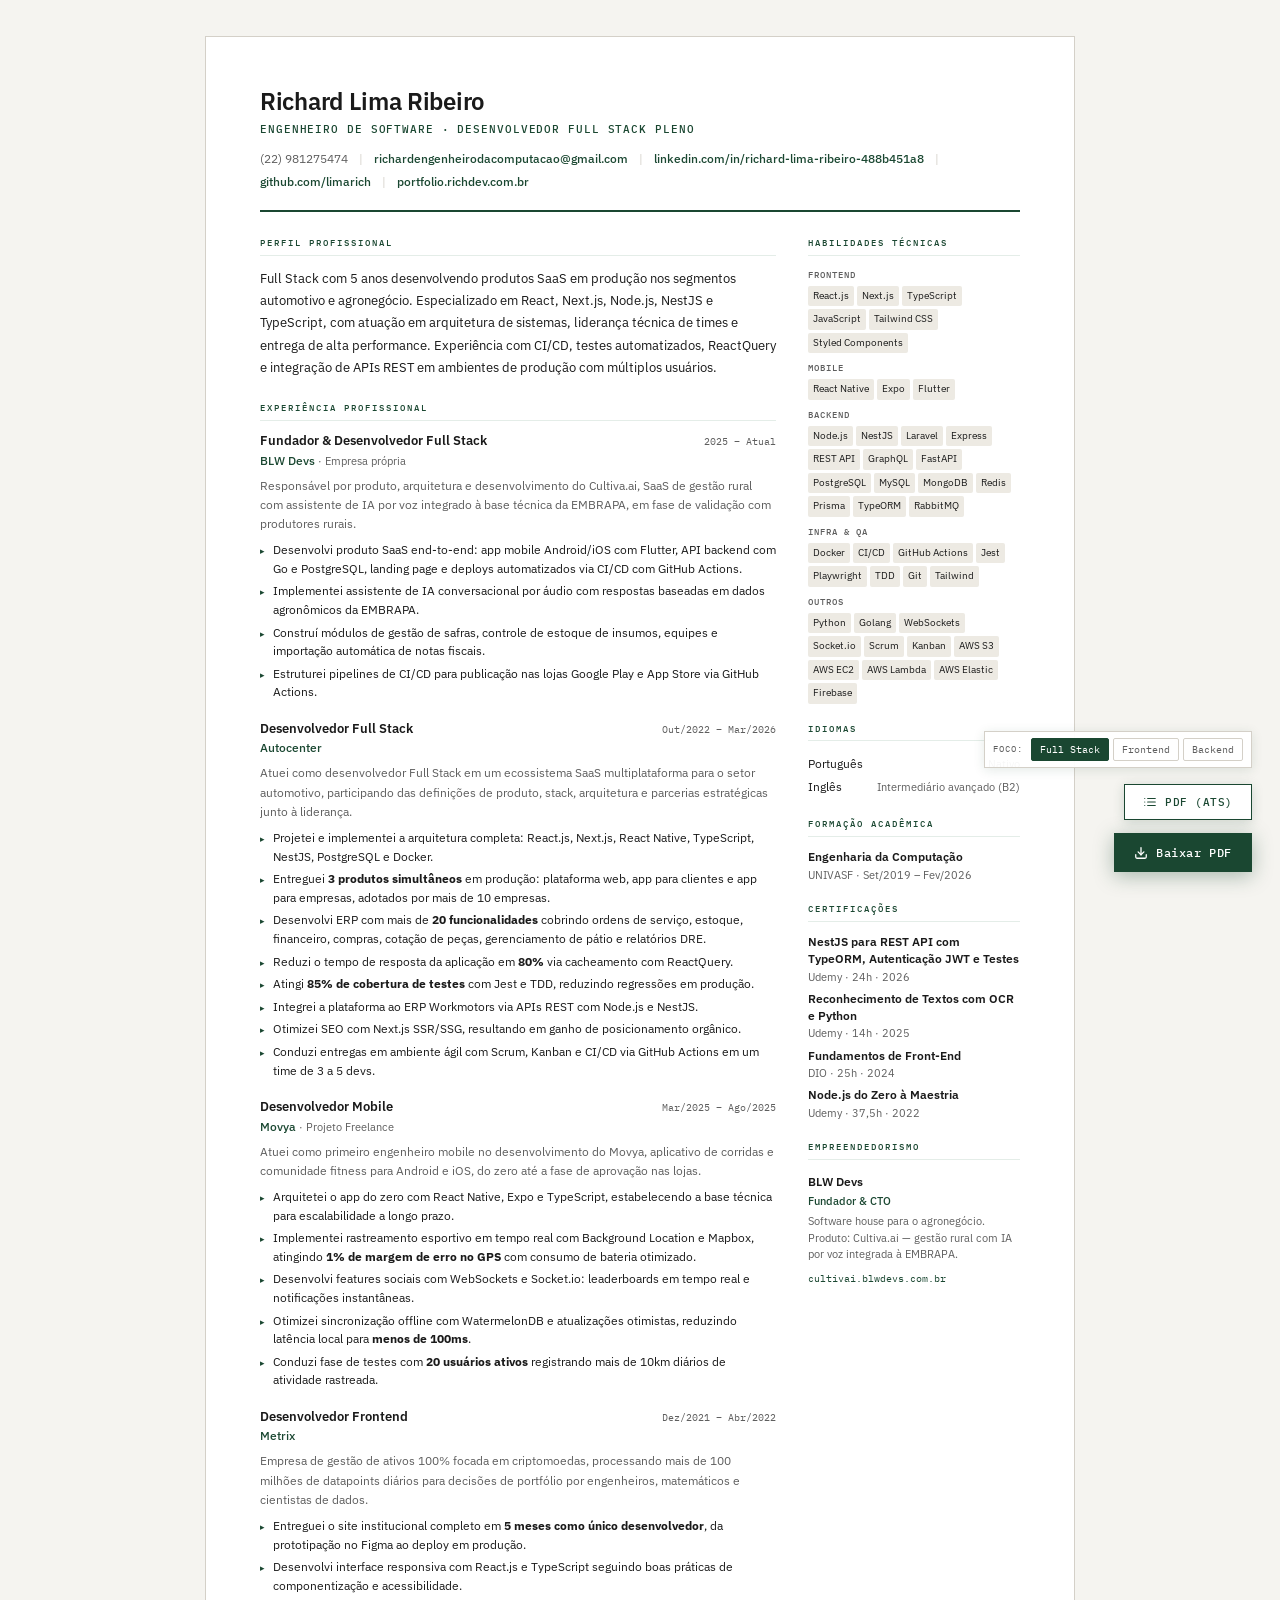
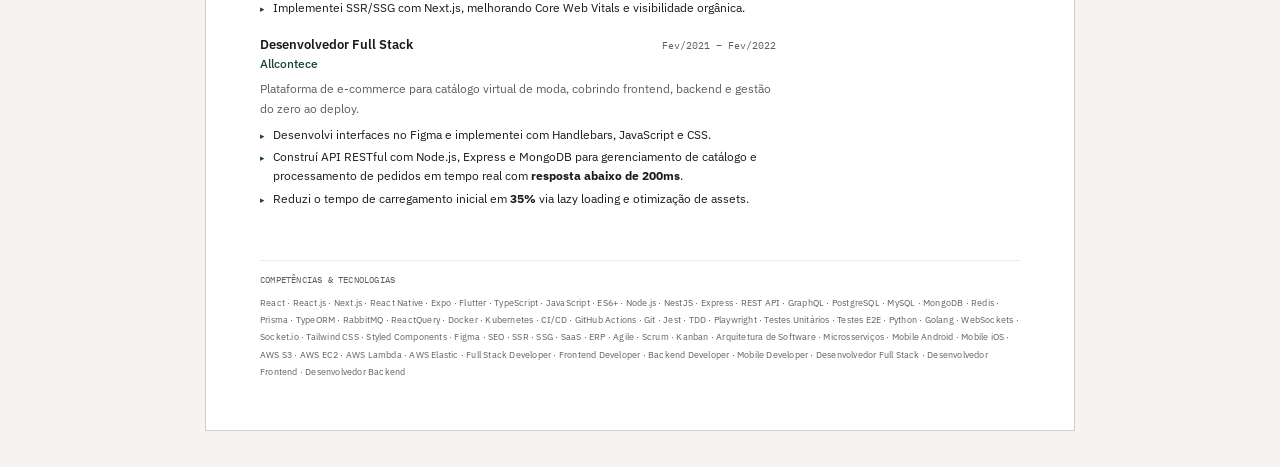
<file: resume.html>
<!DOCTYPE html>
<html lang="pt-BR">

<head>
  <meta charset="UTF-8">
  <meta name="viewport" content="width=device-width, initial-scale=1.0">
  <title>Richard Lima Ribeiro — Desenvolvedor Full Stack Pleno</title>

  <script type="application/ld+json">
{
  "@context": "https://schema.org",
  "@type": "Person",
  "name": "Richard Lima Ribeiro",
  "jobTitle": "Desenvolvedor Full Stack Pleno",
  "telephone": "+55 22 981275474",
  "email": "richardengenheirodacomputacao@gmail.com",
  "url": "https://blwdevs.com.br",
  "knowsAbout": [
    "React", "Next.js", "React Native", "TypeScript", "Node.js", "NestJS",
    "PostgreSQL", "Docker", "CI/CD", "Jest", "Playwright", "Python",
    "Golang", "Flutter", "Redis", "WebSockets", "TDD", "Scrum"
  ]
}
</script>

  <style>
    @import url('https://fonts.googleapis.com/css2?family=IBM+Plex+Mono:wght@400;500&family=IBM+Plex+Sans:wght@300;400;500;600&display=swap');

    :root {
      --bg: #f5f4f0;
      --surface: #ffffff;
      --text: #1a1a1a;
      --muted: #5e5e5e;
      --accent: #1a4731;
      --accent-light: #e4ede8;
      --border: #d4d0c8;
      --tag-bg: #edeae3;
      --sidebar-w: 212px;
      --page-pad-h: 50px;
      --page-pad-v: 54px;
    }

    *,
    *::before,
    *::after {
      margin: 0;
      padding: 0;
      box-sizing: border-box;
    }

    body {
      font-family: 'IBM Plex Sans', sans-serif;
      background: var(--bg);
      color: var(--text);
      font-size: 13px;
      line-height: 1.65;
      -webkit-print-color-adjust: exact;
      print-color-adjust: exact;
    }

    .page {
      max-width: 870px;
      margin: 36px auto;
      background: var(--surface);
      border: 1px solid var(--border);
      padding: var(--page-pad-h) var(--page-pad-v);
    }

    header {
      border-bottom: 2.5px solid var(--accent);
      padding-bottom: 16px;
      margin-bottom: 24px;
    }

    h1 {
      font-size: 24px;
      font-weight: 600;
      letter-spacing: -0.3px;
      color: var(--text);
      line-height: 1.2;
    }

    .subtitle {
      font-family: 'IBM Plex Mono', monospace;
      font-size: 10.5px;
      color: var(--accent);
      font-weight: 500;
      margin-top: 5px;
      letter-spacing: 0.9px;
      text-transform: uppercase;
    }

    address {
      font-style: normal;
      margin-top: 10px;
      font-size: 12px;
      color: var(--muted);
      line-height: 1.9;
    }

    address .sep {
      margin: 0 8px;
      color: var(--border);
    }

    address a {
      color: var(--accent);
      text-decoration: none;
      font-weight: 500;
    }

    .layout {
      display: grid;
      grid-template-columns: 1fr var(--sidebar-w);
      gap: 0 32px;
      align-items: start;
    }

    section {
      margin-bottom: 22px;
    }

    h2 {
      font-family: 'IBM Plex Mono', monospace;
      font-size: 9px;
      font-weight: 500;
      text-transform: uppercase;
      letter-spacing: 2px;
      color: var(--accent);
      border-bottom: 1px solid var(--accent-light);
      padding-bottom: 4px;
      margin-bottom: 12px;
    }

    #perfil p {
      font-size: 13px;
      line-height: 1.72;
    }

    .job {
      margin-bottom: 17px;
    }

    .job:last-child {
      margin-bottom: 0;
    }

    .job-header {
      display: flex;
      justify-content: space-between;
      align-items: baseline;
      gap: 8px;
    }

    h3 {
      font-size: 13px;
      font-weight: 600;
      color: var(--text);
      line-height: 1.3;
    }

    .job-period {
      font-family: 'IBM Plex Mono', monospace;
      font-size: 10px;
      color: var(--muted);
      white-space: nowrap;
      flex-shrink: 0;
    }

    .company {
      font-weight: 500;
      font-size: 11.5px;
      color: var(--accent);
      margin-top: 1px;
      margin-bottom: 5px;
    }

    .contract-type {
      font-weight: 400;
      color: var(--muted);
      font-size: 10.5px;
    }

    .job-summary {
      font-size: 12px;
      color: var(--muted);
      margin-bottom: 6px;
      line-height: 1.6;
    }

    ul.bullets {
      padding-left: 0;
      list-style: none;
    }

    ul.bullets li {
      font-size: 12px;
      color: var(--text);
      padding: 2px 0 2px 13px;
      position: relative;
      line-height: 1.55;
    }

    ul.bullets li::before {
      content: '▸';
      position: absolute;
      left: 0;
      color: var(--accent);
      font-size: 9px;
      top: 5px;
    }

    ul.bullets a {
      color: var(--accent);
      text-decoration: none;
      font-family: 'IBM Plex Mono', monospace;
      font-size: 10.5px;
    }

    aside section {
      margin-bottom: 18px;
    }

    .skill-group {
      margin-bottom: 8px;
    }

    .skill-label {
      font-family: 'IBM Plex Mono', monospace;
      font-size: 8.5px;
      font-weight: 500;
      text-transform: uppercase;
      letter-spacing: 1px;
      color: var(--muted);
      margin-bottom: 4px;
    }

    .tags {
      display: flex;
      flex-wrap: wrap;
      gap: 3px;
    }

    .tag {
      background: var(--tag-bg);
      color: var(--text);
      font-size: 10px;
      padding: 2px 5px;
      border-radius: 2px;
    }

    ul.soft {
      list-style: none;
      padding: 0;
    }

    ul.soft li {
      font-size: 11.5px;
      padding: 2px 0 2px 10px;
      position: relative;
      color: var(--text);
    }

    ul.soft li::before {
      content: '–';
      position: absolute;
      left: 0;
      color: var(--accent);
    }

    .edu-name,
    .cert-name {
      font-weight: 600;
      font-size: 12px;
      color: var(--text);
      line-height: 1.4;
    }

    .edu-sub,
    .cert-meta {
      font-size: 11px;
      color: var(--muted);
      margin-bottom: 5px;
    }

    .lang {
      display: flex;
      justify-content: space-between;
      font-size: 11.5px;
      padding: 2px 0;
    }

    .lang-level {
      color: var(--muted);
      font-size: 11px;
    }

    .biz-name {
      font-weight: 600;
      font-size: 12px;
      color: var(--text);
    }

    .biz-role {
      font-size: 11px;
      color: var(--accent);
      font-weight: 500;
      margin-bottom: 3px;
    }

    .biz-desc {
      font-size: 11px;
      color: var(--muted);
      line-height: 1.5;
      margin-bottom: 4px;
    }

    .biz-link {
      font-family: 'IBM Plex Mono', monospace;
      font-size: 10px;
      color: var(--accent);
      text-decoration: none;
      word-break: break-all;
    }

    .kw-footer {
      margin-top: 28px;
      padding-top: 10px;
      border-top: 1px solid var(--accent-light);
    }

    .kw-footer-label {
      font-family: 'IBM Plex Mono', monospace;
      font-size: 8px;
      text-transform: uppercase;
      letter-spacing: 1.5px;
      color: var(--muted);
      margin-bottom: 6px;
    }

    .kw-footer p {
      font-size: 9px;
      color: var(--muted);
      line-height: 1.9;
      letter-spacing: 0.2px;
    }

    body.focus-frontend li[data-focus="backend"] {
      display: none !important;
    }

    body.focus-backend li[data-focus="frontend"] {
      display: none !important;
    }

    body.focus-frontend [data-variant="backend"],
    body.focus-frontend [data-variant="fullstack"] {
      display: none !important;
    }

    body.focus-frontend [data-variant="frontend"] {
      display: block !important;
    }

    body.focus-backend [data-variant="frontend"],
    body.focus-backend [data-variant="fullstack"] {
      display: none !important;
    }

    body.focus-backend [data-variant="backend"] {
      display: block !important;
    }

    .focus-panel {
      position: fixed;
      bottom: 132px;
      right: 28px;
      display: flex;
      align-items: center;
      gap: 4px;
      background: rgba(255, 255, 255, 0.95);
      border: 1.5px solid var(--border);
      padding: 6px 8px;
      box-shadow: 0 2px 12px rgba(26, 71, 49, 0.12);
      z-index: 999;
    }

    .focus-label {
      font-family: 'IBM Plex Mono', monospace;
      font-size: 9px;
      text-transform: uppercase;
      letter-spacing: 1px;
      color: var(--muted);
      margin-right: 4px;
    }

    .focus-btn {
      font-family: 'IBM Plex Mono', monospace;
      font-size: 10px;
      padding: 4px 8px;
      border: 1px solid var(--border);
      background: transparent;
      color: var(--muted);
      cursor: pointer;
      transition: all 0.15s;
      border-radius: 2px;
    }

    .focus-btn:hover {
      border-color: var(--accent);
      color: var(--accent);
    }

    .focus-btn.active {
      background: var(--accent);
      color: #fff;
      border-color: var(--accent);
    }

    @media print {
      @page {
        size: A4;
        margin: 14mm 12mm;
      }

      body {
        background: #fff !important;
        font-size: 12px;
        -webkit-print-color-adjust: exact;
        print-color-adjust: exact;
      }

      .page {
        margin: 0 !important;
        border: none !important;
        padding: 0 !important;
        max-width: 100% !important;
        box-shadow: none !important;
      }

      .layout {
        display: grid !important;
        grid-template-columns: 1fr 195px !important;
        gap: 0 28px !important;
      }

      .job {
        break-inside: avoid;
        page-break-inside: avoid;
      }

      h2,
      h3 {
        break-after: avoid;
        page-break-after: avoid;
      }

      .kw-footer {
        break-inside: avoid;
        page-break-inside: avoid;
      }

      address a::after {
        content: " (" attr(href) ")";
        font-size: 9px;
        color: var(--muted);
      }
    }

    @media (max-width: 680px) {
      .layout {
        grid-template-columns: 1fr;
      }

      .page {
        padding: 24px 18px;
        margin: 0;
      }
    }

    .download-btn {
      position: fixed;
      bottom: 28px;
      right: 28px;
      display: flex;
      align-items: center;
      gap: 8px;
      background: var(--accent);
      color: #fff;
      border: none;
      padding: 12px 20px;
      font-family: 'IBM Plex Mono', monospace;
      font-size: 12px;
      font-weight: 500;
      letter-spacing: 0.05em;
      cursor: pointer;
      box-shadow: 0 4px 20px rgba(26, 71, 49, 0.35);
      transition: background 0.2s, transform 0.15s;
      text-decoration: none;
      z-index: 999;
    }

    .download-btn:hover {
      background: #245e3f;
      transform: translateY(-2px);
    }

    .download-btn:active {
      transform: scale(0.97);
    }

    .download-btn-ats {
      position: fixed;
      bottom: 80px;
      right: 28px;
      display: flex;
      align-items: center;
      gap: 8px;
      background: rgba(255, 255, 255, 0.95);
      color: var(--accent);
      border: 1.5px solid var(--accent);
      padding: 10px 18px;
      font-family: 'IBM Plex Mono', monospace;
      font-size: 11px;
      font-weight: 500;
      letter-spacing: 0.05em;
      cursor: pointer;
      box-shadow: 0 2px 12px rgba(26, 71, 49, 0.18);
      transition: background 0.2s, color 0.2s, transform 0.15s;
      z-index: 999;
    }

    .download-btn-ats:hover {
      background: var(--accent);
      color: #fff;
      transform: translateY(-2px);
    }

    .download-btn-ats:active {
      transform: scale(0.97);
    }

    @media print {

      .download-btn,
      .download-btn-ats,
      .focus-panel {
        display: none !important;
      }
    }
  </style>
</head>

<body>
  <div class="focus-panel">
    <span class="focus-label">Foco:</span>
    <button class="focus-btn active" data-focus="fullstack" onclick="setFocus('fullstack')">Full Stack</button>
    <button class="focus-btn" data-focus="frontend" onclick="setFocus('frontend')">Frontend</button>
    <button class="focus-btn" data-focus="backend" onclick="setFocus('backend')">Backend</button>
  </div>

  <button class="download-btn-ats" onclick="downloadATS()" title="Gerar PDF otimizado para ATS">
    <svg width="14" height="14" viewBox="0 0 24 24" fill="none" stroke="currentColor" stroke-width="2"
      stroke-linecap="round" stroke-linejoin="round">
      <line x1="8" y1="6" x2="21" y2="6" />
      <line x1="8" y1="12" x2="21" y2="12" />
      <line x1="8" y1="18" x2="21" y2="18" />
      <line x1="3" y1="6" x2="3.01" y2="6" />
      <line x1="3" y1="12" x2="3.01" y2="12" />
      <line x1="3" y1="18" x2="3.01" y2="18" />
    </svg>
    PDF (ATS)
  </button>

  <button class="download-btn" onclick="window.print()" title="Salvar como PDF via Ctrl+P">
    <svg width="14" height="14" viewBox="0 0 24 24" fill="none" stroke="currentColor" stroke-width="2.2"
      stroke-linecap="round" stroke-linejoin="round">
      <path d="M21 15v4a2 2 0 0 1-2 2H5a2 2 0 0 1-2-2v-4" />
      <polyline points="7 10 12 15 17 10" />
      <line x1="12" y1="15" x2="12" y2="3" />
    </svg>
    Baixar PDF
  </button>

  <div class="page">

    <header>
      <h1>Richard Lima Ribeiro</h1>
      <p class="subtitle">Engenheiro de Software · Desenvolvedor Full Stack Pleno</p>
      <address>
        <span>(22) 981275474</span>
        <span class="sep">|</span>
        <a href="mailto:richardengenheirodacomputacao@gmail.com">richardengenheirodacomputacao@gmail.com</a>
        <span class="sep">|</span>
        <a
          href="https://www.linkedin.com/in/richard-lima-ribeiro-488b451a8/">linkedin.com/in/richard-lima-ribeiro-488b451a8</a>
        <span class="sep">|</span>
        <a href="https://github.com/limarich/">github.com/limarich</a>
        <span class="sep">|</span>
        <a href="https://portfolio.richdev.com.br">portfolio.richdev.com.br</a>
      </address>
    </header>

    <div class="layout">

      <main>

        <!-- PERFIL -->
        <section id="perfil">
          <h2>Perfil Profissional</h2>
          <p data-variant="fullstack">
            Full Stack com 5 anos desenvolvendo produtos SaaS em produção nos segmentos automotivo e agronegócio.
            Especializado em React, Next.js, Node.js, NestJS e TypeScript, com atuação em arquitetura de sistemas,
            liderança técnica de times e entrega de alta performance. Experiência com CI/CD, testes automatizados,
            ReactQuery e integração de APIs REST em ambientes de produção com múltiplos usuários.
          </p>
          <p data-variant="frontend" style="display:none">
            Desenvolvedor Frontend com 5 anos construindo interfaces de alta performance para produtos SaaS em produção
            nos segmentos automotivo e agronegócio. Especializado em React, Next.js, React Native e TypeScript, com foco
            em arquitetura de UI, performance web, SEO e liderança técnica de times frontend.
          </p>
          <p data-variant="backend" style="display:none">
            Desenvolvedor Backend com 5 anos arquitetando APIs e sistemas de alta disponibilidade para produtos SaaS
            em produção. Especializado em NestJS, Node.js, TypeORM e PostgreSQL, com atuação em arquitetura de
            microsserviços, integração de sistemas legados e entrega de alta performance em ambientes de produção.
          </p>
        </section>

        <!-- EXPERIÊNCIA -->
        <section id="experiencia">
          <h2>Experiência Profissional</h2>

          <!-- BLW Devs -->
          <div class="job">
            <div class="job-header">
              <h3>Fundador &amp; Desenvolvedor Full Stack</h3>
              <span class="job-period">2025 – Atual</span>
            </div>
            <p class="company">BLW Devs <span class="contract-type">· Empresa própria</span></p>
            <p class="job-summary">
              Responsável por produto, arquitetura e desenvolvimento do Cultiva.ai, SaaS de gestão rural com assistente
              de IA por voz integrado à base técnica da EMBRAPA, em fase de validação com produtores rurais.
            </p>
            <ul class="bullets">
              <li data-focus="both">Desenvolvi produto SaaS end-to-end: app mobile Android/iOS com Flutter, API backend
                com Go e PostgreSQL,
                landing page e deploys automatizados via CI/CD com GitHub Actions.</li>
              <li data-focus="backend">Implementei assistente de IA conversacional por áudio com respostas baseadas em
                dados agronômicos
                da EMBRAPA.</li>
              <li data-focus="both">Construí módulos de gestão de safras, controle de estoque de insumos, equipes e
                importação automática
                de notas fiscais.</li>
              <li data-focus="backend">Estruturei pipelines de CI/CD para publicação nas lojas Google Play e App Store
                via GitHub Actions.</li>
            </ul>
          </div>

          <!-- Autocenter -->
          <div class="job">
            <div class="job-header">
              <h3>Desenvolvedor Full Stack</h3>
              <span class="job-period">Out/2022 – Mar/2026</span>
            </div>
            <p class="company">Autocenter</p>
            <p class="job-summary">
              Atuei como desenvolvedor Full Stack em um ecossistema SaaS multiplataforma para o setor automotivo,
              participando das definições de produto, stack, arquitetura e parcerias estratégicas junto à liderança.
            </p>
            <ul class="bullets">
              <li data-focus="both">Projetei e implementei a arquitetura completa: React.js, Next.js, React Native,
                TypeScript, NestJS,
                PostgreSQL e Docker.</li>
              <li data-focus="both">Entreguei <b>3 produtos simultâneos</b> em produção: plataforma
                web, app para
                clientes e app para empresas, adotados por mais de 10 empresas.</li>
              <li data-focus="both">Desenvolvi ERP com mais de <b>20 funcionalidades</b> cobrindo ordens de serviço,
                estoque, financeiro,
                compras, cotação de peças, gerenciamento de pátio e relatórios DRE.</li>
              <li data-focus="frontend">Reduzi o tempo de resposta da aplicação em <b>80%</b> via cacheamento com
                ReactQuery.</li>
              <li data-focus="both">Atingi <b>85% de cobertura de testes</b> com Jest e TDD, reduzindo regressões em
                produção.</li>
              <li data-focus="backend">Integrei a plataforma ao ERP Workmotors via APIs REST com Node.js e NestJS.</li>
              <li data-focus="frontend">Otimizei SEO com Next.js SSR/SSG, resultando em ganho de posicionamento
                orgânico.</li>
              <li data-focus="both">Conduzi entregas em ambiente ágil com Scrum, Kanban e CI/CD via GitHub Actions em um
                time de 3 a 5 devs.</li>
            </ul>
          </div>

          <!-- Movya -->
          <div class="job">
            <div class="job-header">
              <h3>Desenvolvedor Mobile</h3>
              <span class="job-period">Mar/2025 – Ago/2025</span>
            </div>
            <p class="company">Movya <span class="contract-type">· Projeto Freelance</span></p>
            <p class="job-summary">
              Atuei como primeiro engenheiro mobile no desenvolvimento do Movya, aplicativo de corridas e comunidade
              fitness para Android e iOS, do zero até a fase de aprovação nas lojas.
            </p>
            <ul class="bullets">
              <li data-focus="frontend">Arquitetei o app do zero com React Native, Expo e TypeScript, estabelecendo a
                base técnica para
                escalabilidade a longo prazo.</li>
              <li data-focus="frontend">Implementei rastreamento esportivo em tempo real com Background Location e
                Mapbox, atingindo
                <b>1% de margem de erro no GPS</b> com consumo de bateria otimizado.
              </li>
              <li data-focus="both">Desenvolvi features sociais com WebSockets e Socket.io: leaderboards em tempo real e
                notificações
                instantâneas.</li>
              <li data-focus="frontend">Otimizei sincronização offline com WatermelonDB e atualizações otimistas,
                reduzindo latência
                local para <b>menos de 100ms</b>.</li>
              <li data-focus="both">Conduzi fase de testes com <b>20 usuários ativos</b> registrando mais de 10km
                diários de atividade
                rastreada.</li>
            </ul>
          </div>

          <!-- Metrix -->
          <div class="job">
            <div class="job-header">
              <h3>Desenvolvedor Frontend</h3>
              <span class="job-period">Dez/2021 – Abr/2022</span>
            </div>
            <p class="company">Metrix</p>
            <p class="job-summary">
              Empresa de gestão de ativos 100% focada em criptomoedas, processando mais de 100 milhões de datapoints
              diários para decisões de portfólio por engenheiros, matemáticos e cientistas de dados.
            </p>
            <ul class="bullets">
              <li data-focus="frontend">Entreguei o site institucional completo em <b>5 meses como único
                  desenvolvedor</b>, da
                prototipação no Figma ao deploy em produção.</li>
              <li data-focus="frontend">Desenvolvi interface responsiva com React.js e TypeScript seguindo boas práticas
                de
                componentização e acessibilidade.</li>
              <li data-focus="frontend">Implementei SSR/SSG com Next.js, melhorando Core Web Vitals e visibilidade
                orgânica.</li>
            </ul>
          </div>

          <!-- Allcontece -->
          <div class="job">
            <div class="job-header">
              <h3>Desenvolvedor Full Stack</h3>
              <span class="job-period">Fev/2021 – Fev/2022</span>
            </div>
            <p class="company">Allcontece</p>
            <p class="job-summary">
              Plataforma de e-commerce para catálogo virtual de moda, cobrindo frontend, backend e gestão do zero ao
              deploy.
            </p>
            <ul class="bullets">
              <li data-focus="frontend">Desenvolvi interfaces no Figma e implementei com Handlebars, JavaScript e CSS.
              </li>
              <li data-focus="backend">Construí API RESTful com Node.js, Express e MongoDB para gerenciamento de
                catálogo e processamento
                de pedidos em tempo real com <b>resposta abaixo de 200ms</b>.</li>
              <li data-focus="frontend">Reduzi o tempo de carregamento inicial em <b>35%</b> via lazy loading e
                otimização de assets.</li>
            </ul>
          </div>

        </section>
      </main>

      <!-- SIDEBAR -->
      <aside>

        <section id="habilidades">
          <h2>Habilidades Técnicas</h2>

          <div class="skill-group">
            <div class="skill-label">Frontend</div>
            <div class="tags">
              <span class="tag">React.js</span>
              <span class="tag">Next.js</span>
              <span class="tag">TypeScript</span>
              <span class="tag">JavaScript</span>
              <span class="tag">Tailwind CSS</span>
              <span class="tag">Styled Components</span>
            </div>
          </div>

          <div class="skill-group">
            <div class="skill-label">Mobile</div>
            <div class="tags">
              <span class="tag">React Native</span>
              <span class="tag">Expo</span>
              <span class="tag">Flutter</span>
            </div>
          </div>

          <div class="skill-group">
            <div class="skill-label">Backend</div>
            <div class="tags">
              <span class="tag">Node.js</span>
              <span class="tag">NestJS</span>
              <span class="tag">Laravel</span>
              <span class="tag">Express</span>
              <span class="tag">REST API</span>
              <span class="tag">GraphQL</span>
              <span class="tag">FastAPI</span>
              <span class="tag">PostgreSQL</span>
              <span class="tag">MySQL</span>
              <span class="tag">MongoDB</span>
              <span class="tag">Redis</span>
              <span class="tag">Prisma</span>
              <span class="tag">TypeORM</span>
              <span class="tag">RabbitMQ</span>
            </div>
          </div>

          <div class="skill-group">
            <div class="skill-label">Infra &amp; QA</div>
            <div class="tags">
              <span class="tag">Docker</span>
              <span class="tag">CI/CD</span>
              <span class="tag">GitHub Actions</span>
              <span class="tag">Jest</span>
              <span class="tag">Playwright</span>
              <span class="tag">TDD</span>
              <span class="tag">Git</span>
              <span class="tag">Tailwind</span>
            </div>
          </div>

          <div class="skill-group">
            <div class="skill-label">Outros</div>
            <div class="tags">
              <span class="tag">Python</span>
              <span class="tag">Golang</span>
              <span class="tag">WebSockets</span>
              <span class="tag">Socket.io</span>
              <span class="tag">Scrum</span>
              <span class="tag">Kanban</span>
              <span class="tag">AWS S3</span>
              <span class="tag">AWS EC2</span>
              <span class="tag">AWS Lambda</span>
              <span class="tag">AWS Elastic</span>
              <span class="tag">Firebase</span>
            </div>
          </div>
        </section>

        <section>
          <h2>Idiomas</h2>
          <div class="lang"><span>Português</span><span class="lang-level">Nativo</span></div>
          <div class="lang"><span>Inglês</span><span class="lang-level">Intermediário avançado (B2)</span></div>
        </section>

        <section id="formacao">
          <h2>Formação Acadêmica</h2>
          <div class="edu-name">Engenharia da Computação</div>
          <div class="edu-sub">UNIVASF · Set/2019 – Fev/2026</div>
        </section>

        <section id="certificacoes">
          <h2>Certificações</h2>
          <div class="cert-name">NestJS para REST API com TypeORM, Autenticação JWT e Testes</div>
          <div class="cert-meta">Udemy · 24h · 2026</div>
          <div class="cert-name">Reconhecimento de Textos com OCR e Python</div>
          <div class="cert-meta">Udemy · 14h · 2025</div>
          <div class="cert-name">Fundamentos de Front-End</div>
          <div class="cert-meta">DIO · 25h · 2024</div>
          <div class="cert-name">Node.js do Zero à Maestria</div>
          <div class="cert-meta">Udemy · 37,5h · 2022</div>
        </section>

        <section>
          <h2>Empreendedorismo</h2>
          <div class="biz-name">BLW Devs</div>
          <div class="biz-role">Fundador &amp; CTO</div>
          <p class="biz-desc">Software house para o agronegócio. Produto: Cultiva.ai — gestão rural com IA por voz
            integrada à EMBRAPA.</p>
          <a class="biz-link" href="https://cultivai.blwdevs.com.br">cultivai.blwdevs.com.br</a>
        </section>

      </aside>
    </div>

    <footer class="kw-footer">
      <p class="kw-footer-label">Competências &amp; Tecnologias</p>
      <p>
        React · React.js · Next.js · React Native · Expo · Flutter · TypeScript · JavaScript · ES6+
        · Node.js · NestJS · Express · REST API · GraphQL · PostgreSQL · MySQL · MongoDB · Redis
        · Prisma · TypeORM · RabbitMQ · ReactQuery · Docker · Kubernetes · CI/CD · GitHub Actions · Git · Jest · TDD
        · Playwright · Testes Unitários · Testes E2E · Python · Golang · WebSockets · Socket.io
        · Tailwind CSS · Styled Components · Figma · SEO · SSR · SSG · SaaS · ERP · Agile · Scrum
        · Kanban · Arquitetura de Software · Microsserviços · Mobile Android · Mobile iOS · AWS S3 · AWS EC2 · AWS
        Lambda · AWS Elastic
        · Full Stack Developer · Frontend Developer · Backend Developer · Mobile Developer
        · Desenvolvedor Full Stack · Desenvolvedor Frontend · Desenvolvedor Backend
      </p>
    </footer>
  </div>

  <script>
    function setFocus(focus) {
      const subtitleVariants = {
        fullstack: 'Engenheiro de Software · Desenvolvedor Full Stack Pleno',
        frontend: 'Engenheiro de Software · Desenvolvedor Frontend Pleno',
        backend: 'Engenheiro de Software · Desenvolvedor Backend Pleno'
      };

      document.body.classList.remove('focus-frontend', 'focus-backend');
      if (focus !== 'fullstack') document.body.classList.add('focus-' + focus);

      document.querySelector('.subtitle').textContent = subtitleVariants[focus];

      document.querySelectorAll('.focus-btn').forEach(function (btn) {
        btn.classList.toggle('active', btn.dataset.focus === focus);
      });

      document.querySelectorAll('.job').forEach(function (job) {
        const bullets = job.querySelectorAll('.bullets li');
        if (!bullets.length) return;
        const anyVisible = Array.from(bullets).some(function (li) {
          return getComputedStyle(li).display !== 'none';
        });
        job.style.display = anyVisible ? '' : 'none';
      });
    }

    function downloadATS() {
      function esc(s) { return String(s).replace(/&/g, '&amp;').replace(/</g, '&lt;').replace(/>/g, '&gt;'); }
      function norm(el) { return el ? el.textContent.replace(/\s+/g, ' ').trim() : ''; }

      const name = norm(document.querySelector('h1'));
      const subtitle = norm(document.querySelector('.subtitle'));
      const addr = document.querySelector('address');
      const spans = addr ? addr.querySelectorAll('span:not(.sep)') : [];
      const phone = spans.length > 0 ? norm(spans[0]) : '';
      const links = addr ? addr.querySelectorAll('a') : [];
      const email = links.length > 0 ? norm(links[0]) : '';
      const linkedin = links.length > 1 ? links[1].href : '';
      const github = links.length > 2 ? links[2].href : '';
      const website = links.length > 3 ? norm(links[3]) : '';

      const profileEls = document.querySelectorAll('#perfil [data-variant]');
      const visibleProfile = Array.from(profileEls).find(function (el) {
        return getComputedStyle(el).display !== 'none';
      });
      const profile = norm(visibleProfile || document.querySelector('#perfil p'));

      const jobs = Array.from(document.querySelectorAll('.job'))
        .filter(function (job) { return getComputedStyle(job).display !== 'none'; })
        .map(function (job) {
          return {
            title: norm(job.querySelector('h3')),
            period: norm(job.querySelector('.job-period')),
            company: norm(job.querySelector('.company')),
            summary: norm(job.querySelector('.job-summary')),
            bullets: Array.from(job.querySelectorAll('.bullets li'))
              .filter(function (li) { return getComputedStyle(li).display !== 'none'; })
              .map(function (li) { return norm(li); })
          };
        });

      const skillGroups = Array.from(document.querySelectorAll('.skill-group')).map(function (g) {
        return {
          label: norm(g.querySelector('.skill-label')),
          tags: Array.from(g.querySelectorAll('.tag')).map(function (t) { return norm(t); })
        };
      });

      const langs = Array.from(document.querySelectorAll('.lang')).map(function (l) {
        const spans = l.querySelectorAll('span');
        return spans.length >= 2 ? norm(spans[0]) + ': ' + norm(spans[1]) : norm(l);
      });

      const eduName = norm(document.querySelector('.edu-name'));
      const eduSub = norm(document.querySelector('.edu-sub'));

      const certs = Array.from(document.querySelectorAll('.cert-name')).map((c, i) => {
        const meta = document.querySelectorAll('.cert-meta')[i];
        return norm(c) + (meta ? ' | ' + norm(meta) : '');
      });

      const bizName = norm(document.querySelector('.biz-name'));
      const bizRole = norm(document.querySelector('.biz-role'));
      const bizDesc = norm(document.querySelector('.biz-desc'));
      const bizLinkEl = document.querySelector('.biz-link');
      const bizLink = bizLinkEl ? bizLinkEl.href : '';

      const contactLine = [phone, email, linkedin, github, website].filter(x => x).map(esc).join(' | ');

      const jobsHtml = jobs.map(function (j) {
        const bulletsHtml = j.bullets.length
          ? '<ul>' + j.bullets.map(function (b) { return '<li>- ' + esc(b) + '</li>'; }).join('') + '</ul>'
          : '';
        return '<div class="job-block">'
          + '<p class="job-title">' + esc(j.title) + '</p>'
          + '<p class="job-company">' + esc(j.company) + '</p>'
          + '<p class="job-period">' + esc(j.period) + '</p>'
          + (j.summary ? '<p class="job-summary">' + esc(j.summary) + '</p>' : '')
          + bulletsHtml + '</div>';
      }).join('');

      const skillsHtml = skillGroups.map(function (g) {
        return '<p><strong>' + esc(g.label) + ':</strong> ' + g.tags.map(esc).join(', ') + '</p>';
      }).join('');

      const html = '<!DOCTYPE html>\n<html lang="pt-BR">\n<head>\n<meta charset="UTF-8">\n'
        + '<title>' + esc(name) + ' - CV</title>\n'
        + '<style>\n* { margin: 0; padding: 0; box-sizing: border-box; }\n'
        + 'body { font-family: Arial, Helvetica, sans-serif; font-size: 11pt; line-height: 1.4; color: #000; padding: 15mm; }\n'
        + 'h1 { font-size: 18pt; margin-bottom: 2pt; }\n'
        + '.subtitle { font-size: 12pt; font-weight: bold; margin-bottom: 2pt; }\n'
        + '.contact { font-size: 10pt; margin-bottom: 12pt; color: #333; }\n'
        + 'h2 { font-size: 12pt; text-transform: uppercase; border-bottom: 1px solid #000; margin: 14pt 0 6pt; }\n'
        + 'p { margin-bottom: 4pt; }\nul { list-style: none; margin-bottom: 8pt; }\nli { margin-bottom: 2pt; }\n'
        + '.job-block { margin-bottom: 10pt; }\n.job-title { font-weight: bold; }\n.job-company { font-style: italic; }\n'
        + '</style>\n</head>\n<body>\n'
        + '<h1>' + esc(name) + '</h1>\n'
        + '<p class="subtitle">' + esc(subtitle) + '</p>\n'
        + '<p class="contact">' + contactLine + '</p>\n'
        + '<h2>Perfil Profissional</h2>\n<p>' + esc(profile) + '</p>\n'
        + '<h2>Experiência Profissional</h2>\n' + jobsHtml
        + '<h2>Habilidades Técnicas</h2>\n' + skillsHtml
        + '<h2>Idiomas</h2>\n' + langs.map(function (l) { return '<p>' + esc(l) + '</p>'; }).join('')
        + '<h2>Formação Acadêmica</h2>\n<p><strong>' + esc(eduName) + '</strong></p>\n<p>' + esc(eduSub) + '</p>\n'
        + '<h2>Certificações</h2>\n' + certs.map(function (c) { return '<p>' + esc(c) + '</p>'; }).join('')
        + (bizName ? '<h2>Empreendedorismo</h2>\n<p><strong>' + esc(bizName) + '</strong> - ' + esc(bizRole) + '</p>\n'
          + '<p>' + esc(bizDesc) + '</p>\n<p>' + esc(bizLink) + '</p>\n' : '')
        + '</body>\n</html>';

      const blob = new Blob([html], { type: 'text/html;charset=utf-8' });
      const blobUrl = URL.createObjectURL(blob);
      const win = window.open(blobUrl, '_blank');
      if (win) {
        win.addEventListener('load', function () {
          win.focus();
          win.print();
          setTimeout(function () { URL.revokeObjectURL(blobUrl); }, 1000);
        });
      } else {
        URL.revokeObjectURL(blobUrl);
        alert('Por favor, permita pop-ups para gerar o PDF.');
      }
    }

    if (new URLSearchParams(window.location.search).get('ats') === '1') {
      window.addEventListener('load', function () { setTimeout(downloadATS, 300); });
    }
  </script>

</body>

</html>
</file>
<file: css/style.css>
/* ══════════════════════════════════════
   RESET & VARIABLES
══════════════════════════════════════ */
    *,
    *::before,
    *::after {
      box-sizing: border-box;
      margin: 0;
      padding: 0;
    }

    html {
      scroll-behavior: smooth;
    }

    :root {
      --bg: #070a0f;
      --surface: #0c1118;
      --surface2: #111820;
      --accent: #00e5ff;
      --accent2: #7fff6e;
      --text: #e2eaf5;
      --muted: #4e6070;
      --border: rgba(0, 229, 255, 0.1);
      --transition: cubic-bezier(0.4, 0, 0.2, 1);
    }

    body {
      background: var(--bg);
      color: var(--text);
      font-family: 'Outfit', sans-serif;
      font-weight: 300;
      overflow-x: hidden;
      cursor: none;
      -webkit-tap-highlight-color: transparent;
    }

    a, button {
      touch-action: manipulation;
    }

    /* ══════════════════════════════════════
   CUSTOM CURSOR
══════════════════════════════════════ */
    .cursor-dot {
      position: fixed;
      width: 6px;
      height: 6px;
      background: var(--accent);
      border-radius: 50%;
      pointer-events: none;
      z-index: 9999;
      transform: translate(-50%, -50%);
      transition: width 0.2s, height 0.2s, opacity 0.2s;
    }

    .cursor-ring {
      position: fixed;
      width: 32px;
      height: 32px;
      border: 1px solid rgba(0, 229, 255, 0.5);
      border-radius: 50%;
      pointer-events: none;
      z-index: 9998;
      transform: translate(-50%, -50%);
      transition: transform 0.12s var(--transition), width 0.3s, height 0.3s, border-color 0.3s;
    }

    .cursor-ring.hovering {
      width: 48px;
      height: 48px;
      border-color: var(--accent);
      background: rgba(0, 229, 255, 0.05);
    }

    /* ══════════════════════════════════════
   NOISE + SCANLINES
══════════════════════════════════════ */
    body::before {
      content: '';
      position: fixed;
      inset: 0;
      background-image: url("data:image/svg+xml,%3Csvg viewBox='0 0 200 200' xmlns='http://www.w3.org/2000/svg'%3E%3Cfilter id='n'%3E%3CfeTurbulence type='fractalNoise' baseFrequency='0.85' numOctaves='4' stitchTiles='stitch'/%3E%3C/filter%3E%3Crect width='100%25' height='100%25' filter='url(%23n)' opacity='0.035'/%3E%3C/svg%3E");
      pointer-events: none;
      z-index: 9000;
      opacity: 0.5;
    }

    /* ══════════════════════════════════════
   PAGE LOADER
══════════════════════════════════════ */
    #loader {
      position: fixed;
      inset: 0;
      background: var(--bg);
      z-index: 10000;
      display: flex;
      align-items: center;
      justify-content: center;
      flex-direction: column;
      gap: 1.5rem;
      transition: opacity 0.6s var(--transition), visibility 0.6s;
    }

    #loader.hidden {
      opacity: 0;
      visibility: hidden;
    }

    .loader-logo {
      font-family: 'Bebas Neue', sans-serif;
      font-size: 3.5rem;
      letter-spacing: 0.1em;
      color: var(--accent);
      animation: loaderPulse 1.2s ease-in-out infinite;
    }

    @keyframes loaderPulse {

      0%,
      100% {
        opacity: 1;
        text-shadow: 0 0 20px rgba(0, 229, 255, 0.6);
      }

      50% {
        opacity: 0.4;
        text-shadow: none;
      }
    }

    .loader-bar-wrap {
      width: 180px;
      height: 1px;
      background: rgba(0, 229, 255, 0.1);
      overflow: hidden;
    }

    .loader-bar {
      height: 100%;
      width: 0;
      background: var(--accent);
      animation: loaderFill 1.4s var(--transition) forwards;
      box-shadow: 0 0 10px var(--accent);
    }

    @keyframes loaderFill {
      to {
        width: 100%;
      }
    }

    /* ══════════════════════════════════════
   NAV
══════════════════════════════════════ */
    nav {
      position: fixed;
      top: 0;
      left: 0;
      right: 0;
      z-index: 200;
      display: flex;
      align-items: center;
      justify-content: space-between;
      padding: 1.2rem 5rem;
      background: rgba(7, 10, 15, 0);
      backdrop-filter: blur(0px);
      border-bottom: 1px solid transparent;
      transition: background 0.4s, backdrop-filter 0.4s, border-color 0.4s, padding 0.3s;
    }

    nav.scrolled {
      background: rgba(7, 10, 15, 0.85);
      backdrop-filter: blur(24px);
      border-bottom-color: var(--border);
      padding-top: 0.9rem;
      padding-bottom: 0.9rem;
    }

    .nav-logo {
      font-family: 'Bebas Neue', sans-serif;
      font-size: 1.7rem;
      letter-spacing: 0.08em;
      color: var(--accent);
      text-shadow: 0 0 20px rgba(0, 229, 255, 0.4);
      animation: navFadeIn 0.8s 1.8s both;
    }

    .nav-links {
      display: flex;
      gap: 2.5rem;
      list-style: none;
      animation: navFadeIn 0.8s 2s both;
    }

    .nav-links a {
      font-family: 'DM Mono', monospace;
      font-size: 0.68rem;
      letter-spacing: 0.18em;
      text-transform: uppercase;
      color: var(--muted);
      text-decoration: none;
      position: relative;
      transition: color 0.25s;
    }

    .nav-links a::after {
      content: '';
      position: absolute;
      bottom: -3px;
      left: 0;
      right: 100%;
      height: 1px;
      background: var(--accent);
      transition: right 0.3s var(--transition);
    }

    .nav-links a:hover {
      color: var(--accent);
    }

    .nav-links a:hover::after {
      right: 0;
    }

    /* Lang toggle */
    .lang-toggle {
      display: flex;
      align-items: center;
      gap: 0;
      border: 1px solid var(--border);
      overflow: hidden;
      animation: navFadeIn 0.8s 2.1s both;
    }

    .lang-btn {
      font-family: 'DM Mono', monospace;
      font-size: 0.65rem;
      letter-spacing: 0.12em;
      padding: 0.4rem 0.75rem;
      background: transparent;
      color: var(--muted);
      border: none;
      cursor: pointer;
      transition: all 0.25s;
      text-transform: uppercase;
    }

    .lang-btn.active {
      background: var(--accent);
      color: #000;
    }

    @keyframes navFadeIn {
      from {
        opacity: 0;
        transform: translateY(-12px);
      }

      to {
        opacity: 1;
        transform: translateY(0);
      }
    }

    /* ══════════════════════════════════════
   HERO
══════════════════════════════════════ */
    #hero {
      min-height: 100vh;
      display: grid;
      grid-template-columns: 1fr 440px;
      align-items: center;
      gap: 4rem;
      padding: 9rem 5rem 4rem;
      position: relative;
      overflow: hidden;
    }

    /* Animated grid */
    .hero-grid-bg {
      position: absolute;
      inset: 0;
      background-image:
        linear-gradient(rgba(0, 229, 255, 0.03) 1px, transparent 1px),
        linear-gradient(90deg, rgba(0, 229, 255, 0.03) 1px, transparent 1px);
      background-size: 64px 64px;
      animation: gridDrift 20s linear infinite;
    }

    @keyframes gridDrift {
      0% {
        background-position: 0 0, 0 0;
      }

      100% {
        background-position: 64px 64px, 64px 64px;
      }
    }

    /* Orb glow */
    .hero-orb {
      position: absolute;
      border-radius: 50%;
      pointer-events: none;
      filter: blur(80px);
    }

    .hero-orb-1 {
      width: 500px;
      height: 500px;
      background: rgba(0, 229, 255, 0.06);
      top: 20%;
      left: 20%;
      animation: orbFloat 8s ease-in-out infinite;
    }

    .hero-orb-2 {
      width: 300px;
      height: 300px;
      background: rgba(127, 255, 110, 0.04);
      bottom: 10%;
      right: 25%;
      animation: orbFloat 11s ease-in-out infinite reverse;
    }

    @keyframes orbFloat {

      0%,
      100% {
        transform: translate(0, 0) scale(1);
      }

      33% {
        transform: translate(30px, -20px) scale(1.05);
      }

      66% {
        transform: translate(-20px, 15px) scale(0.95);
      }
    }

    /* Floating particles */
    .particles {
      position: absolute;
      inset: 0;
      pointer-events: none;
    }

    .particle {
      position: absolute;
      width: 2px;
      height: 2px;
      background: var(--accent);
      border-radius: 50%;
      opacity: 0;
      animation: particleFloat linear infinite;
    }

    @keyframes particleFloat {
      0% {
        opacity: 0;
        transform: translateY(0);
      }

      10% {
        opacity: 0.6;
      }

      90% {
        opacity: 0.2;
      }

      100% {
        opacity: 0;
        transform: translateY(-120px);
      }
    }

    .hero-content {
      position: relative;
      z-index: 2;
    }

    .hero-eyebrow {
      font-family: 'DM Mono', monospace;
      font-size: 0.68rem;
      letter-spacing: 0.3em;
      text-transform: uppercase;
      color: var(--accent);
      display: flex;
      align-items: center;
      gap: 0.8rem;
      margin-bottom: 1.4rem;
      opacity: 0;
      animation: slideUp 0.7s 1.9s var(--transition) forwards;
    }

    .hero-eyebrow::before {
      content: '';
      display: block;
      width: 0;
      height: 1px;
      background: var(--accent);
      animation: lineExpand 0.5s 2.1s forwards;
    }

    @keyframes lineExpand {
      to {
        width: 40px;
      }
    }

    .status-dot {
      width: 6px;
      height: 6px;
      border-radius: 50%;
      background: var(--accent2);
      box-shadow: 0 0 6px var(--accent2);
      animation: statusPulse 2s ease-in-out infinite;
      display: inline-block;
    }

    @keyframes statusPulse {

      0%,
      100% {
        box-shadow: 0 0 6px var(--accent2);
      }

      50% {
        box-shadow: 0 0 16px var(--accent2);
      }
    }

    h1 {
      font-family: 'Bebas Neue', sans-serif;
      font-size: clamp(4.5rem, 9vw, 8rem);
      line-height: 0.9;
      letter-spacing: 0.02em;
      margin-bottom: 1.5rem;
      overflow: hidden;
    }

    .h1-line {
      display: block;
      overflow: hidden;
    }

    .h1-line-inner {
      display: block;
      opacity: 0;
      transform: translateY(100%);
      animation: lineReveal 0.8s var(--transition) forwards;
    }

    .h1-line:nth-child(1) .h1-line-inner {
      animation-delay: 2s;
    }

    .h1-line:nth-child(2) .h1-line-inner {
      animation-delay: 2.12s;
      color: var(--accent);
    }

    .h1-line:nth-child(3) .h1-line-inner {
      animation-delay: 2.24s;
    }

    @keyframes lineReveal {
      to {
        opacity: 1;
        transform: translateY(0);
      }
    }

    .hero-desc {
      font-size: 1rem;
      line-height: 1.85;
      color: #7090a8;
      max-width: 500px;
      margin-bottom: 2.5rem;
      opacity: 0;
      animation: slideUp 0.7s 2.5s var(--transition) forwards;
    }

    .hero-ctas {
      display: flex;
      gap: 1rem;
      flex-wrap: wrap;
      opacity: 0;
      animation: slideUp 0.7s 2.7s var(--transition) forwards;
    }

    .btn-primary {
      padding: 0.9rem 2.2rem;
      background: var(--accent);
      color: #000;
      font-family: 'DM Mono', monospace;
      font-size: 0.72rem;
      letter-spacing: 0.12em;
      text-transform: uppercase;
      text-decoration: none;
      font-weight: 500;
      position: relative;
      overflow: hidden;
      clip-path: polygon(0 0, calc(100% - 10px) 0, 100% 10px, 100% 100%, 10px 100%, 0 calc(100% - 10px));
      transition: transform 0.25s, box-shadow 0.25s;
    }

    .btn-primary::before {
      content: '';
      position: absolute;
      inset: 0;
      background: #fff;
      transform: translateX(-101%);
      transition: transform 0.3s var(--transition);
    }

    .btn-primary:hover {
      transform: translateY(-2px);
      box-shadow: 0 8px 30px rgba(0, 229, 255, 0.35);
    }

    .btn-primary:hover::before {
      transform: translateX(0);
    }

    .btn-primary span {
      position: relative;
      z-index: 1;
    }

    .btn-secondary {
      padding: 0.9rem 2.2rem;
      background: transparent;
      color: var(--text);
      font-family: 'DM Mono', monospace;
      font-size: 0.72rem;
      letter-spacing: 0.12em;
      text-transform: uppercase;
      text-decoration: none;
      border: 1px solid var(--border);
      clip-path: polygon(0 0, calc(100% - 10px) 0, 100% 10px, 100% 100%, 10px 100%, 0 calc(100% - 10px));
      transition: all 0.25s;
    }

    .btn-secondary:hover {
      border-color: var(--accent);
      color: var(--accent);
      box-shadow: 0 0 20px rgba(0, 229, 255, 0.1);
      transform: translateY(-2px);
    }

    .hero-stats {
      display: flex;
      gap: 2.5rem;
      margin-top: 3.5rem;
      padding-top: 2rem;
      border-top: 1px solid var(--border);
      opacity: 0;
      animation: slideUp 0.7s 2.9s var(--transition) forwards;
    }

    .stat-value {
      font-family: 'Bebas Neue', sans-serif;
      font-size: 2.8rem;
      color: var(--accent);
      line-height: 1;
    }

    .stat-label {
      font-family: 'DM Mono', monospace;
      font-size: 0.62rem;
      letter-spacing: 0.12em;
      text-transform: uppercase;
      color: var(--muted);
      margin-top: 0.4rem;
      line-height: 1.4;
    }

    /* ── Hero Photo ── */
    .hero-photo {
      position: relative;
      z-index: 2;
      opacity: 0;
      animation: photoReveal 1s 2.2s var(--transition) forwards;
    }

    @keyframes photoReveal {
      from {
        opacity: 0;
        transform: translateX(40px) scale(0.96);
      }

      to {
        opacity: 1;
        transform: translateX(0) scale(1);
      }
    }

    .photo-wrap {
      position: relative;
      width: 100%;
      max-width: 400px;
      aspect-ratio: 3/4;
      margin-left: auto;
    }

    .photo-frame {
      position: absolute;
      inset: -2px;
      background: linear-gradient(135deg, var(--accent), transparent 55%, var(--accent2));
      clip-path: polygon(0 0, calc(100% - 22px) 0, 100% 22px, 100% 100%, 22px 100%, 0 calc(100% - 22px));
      animation: frameGlow 3s ease-in-out infinite;
    }

    @keyframes frameGlow {

      0%,
      100% {
        opacity: 1;
      }

      50% {
        opacity: 0.7;
      }
    }

    .photo-wrap img {
      width: 100%;
      height: 100%;
      object-fit: cover;
      object-position: top center;
      clip-path: polygon(0 0, calc(100% - 22px) 0, 100% 22px, 100% 100%, 22px 100%, 0 calc(100% - 22px));
      display: block;
      filter: grayscale(10%) contrast(1.05);
      transition: filter 0.4s;
    }

    .photo-wrap:hover img {
      filter: grayscale(0%) contrast(1.1);
    }

    .photo-corner-br {
      position: absolute;
      bottom: -18px;
      right: -18px;
      width: 70px;
      height: 70px;
      border-right: 2px solid var(--accent);
      border-bottom: 2px solid var(--accent);
      animation: cornerPulse 3s ease-in-out infinite;
    }

    .photo-corner-tl {
      position: absolute;
      top: -18px;
      left: -18px;
      width: 70px;
      height: 70px;
      border-left: 2px solid var(--accent2);
      border-top: 2px solid var(--accent2);
      animation: cornerPulse 3s ease-in-out infinite 0.5s;
    }

    @keyframes cornerPulse {

      0%,
      100% {
        opacity: 1;
      }

      50% {
        opacity: 0.4;
      }
    }

    .photo-badge {
      position: absolute;
      bottom: 28px;
      left: -28px;
      background: rgba(12, 17, 24, 0.92);
      border: 1px solid var(--border);
      padding: 0.9rem 1.2rem;
      backdrop-filter: blur(12px);
      animation: badgeSlide 0.7s 3s var(--transition) both;
    }

    @keyframes badgeSlide {
      from {
        opacity: 0;
        transform: translateX(-16px);
      }

      to {
        opacity: 1;
        transform: translateX(0);
      }
    }

    .badge-label {
      font-family: 'DM Mono', monospace;
      font-size: 0.58rem;
      letter-spacing: 0.2em;
      text-transform: uppercase;
      color: var(--muted);
    }

    .badge-value {
      font-family: 'Bebas Neue', sans-serif;
      font-size: 1.4rem;
      color: var(--accent2);
      margin-top: 0.2rem;
    }

    /* ══════════════════════════════════════
   SCROLL REVEAL BASE
══════════════════════════════════════ */
    .reveal {
      opacity: 0;
      transform: translateY(32px);
      transition: opacity 0.75s var(--transition), transform 0.75s var(--transition);
    }

    .reveal.left {
      transform: translateX(-32px);
      transition: opacity 0.75s var(--transition), transform 0.75s var(--transition);
    }

    .reveal.right {
      transform: translateX(32px);
      transition: opacity 0.75s var(--transition), transform 0.75s var(--transition);
    }

    .reveal.scale {
      transform: scale(0.94);
      transition: opacity 0.75s var(--transition), transform 0.75s var(--transition);
    }

    .reveal.visible {
      opacity: 1;
      transform: none;
    }

    .reveal.delay-1 {
      transition-delay: 0.1s;
    }

    .reveal.delay-2 {
      transition-delay: 0.2s;
    }

    .reveal.delay-3 {
      transition-delay: 0.3s;
    }

    .reveal.delay-4 {
      transition-delay: 0.4s;
    }

    .reveal.delay-5 {
      transition-delay: 0.5s;
    }

    @keyframes slideUp {
      to {
        opacity: 1;
        transform: translateY(0);
      }
    }

    /* ══════════════════════════════════════
   SECTION SHARED
══════════════════════════════════════ */
    .section-wrap {
      max-width: 1280px;
      margin: 0 auto;
      padding: 7rem 5rem;
    }

    .section-full {
      width: 100%;
    }

    .section-label {
      font-family: 'DM Mono', monospace;
      font-size: 0.65rem;
      letter-spacing: 0.32em;
      text-transform: uppercase;
      color: var(--accent);
      display: flex;
      align-items: center;
      gap: 0.8rem;
      margin-bottom: 0.7rem;
    }

    .section-label::before {
      content: '';
      display: block;
      width: 22px;
      height: 1px;
      background: var(--accent);
    }

    h2 {
      font-family: 'Bebas Neue', sans-serif;
      font-size: clamp(2.5rem, 5vw, 3.8rem);
      letter-spacing: 0.03em;
      line-height: 1;
      margin-bottom: 3.5rem;
    }

    /* ══════════════════════════════════════
   SKILLS
══════════════════════════════════════ */
    #skills {
      background: var(--surface);
    }

    .skills-grid {
      display: grid;
      grid-template-columns: repeat(auto-fill, minmax(145px, 1fr));
      gap: 0.8rem;
    }

    .skill-chip {
      background: var(--surface2);
      border: 1px solid var(--border);
      padding: 0.85rem 1rem;
      font-family: 'DM Mono', monospace;
      font-size: 0.7rem;
      letter-spacing: 0.06em;
      color: #6888a0;
      cursor: default;
      position: relative;
      overflow: hidden;
      will-change: transform;
      transition: color 0.25s, border-color 0.25s, transform 0.25s, background 0.25s;
    }

    .skill-chip::before {
      content: '';
      position: absolute;
      left: 0;
      top: 0;
      bottom: 0;
      width: 2px;
      background: var(--accent);
      transform: scaleY(0);
      transform-origin: bottom;
      transition: transform 0.3s var(--transition);
    }

    .skill-chip::after {
      content: '';
      position: absolute;
      inset: 0;
      background: radial-gradient(circle at 50% 50%, rgba(0, 229, 255, 0.06) 0%, transparent 70%);
      opacity: 0;
      transition: opacity 0.3s;
    }

    .skill-chip:hover {
      color: var(--accent);
      border-color: rgba(0, 229, 255, 0.35);
      background: rgba(0, 229, 255, 0.04);
    }

    .skill-chip:hover::before {
      transform: scaleY(1);
    }

    .skill-chip:hover::after {
      opacity: 1;
    }

    /* ══════════════════════════════════════
   ABOUT
══════════════════════════════════════ */
    #about {
      background: var(--bg);
    }

    .about-grid {
      display: grid;
      grid-template-columns: 1fr 1fr;
      gap: 6rem;
      align-items: center;
    }

    .about-text p {
      font-size: 0.97rem;
      line-height: 1.9;
      color: #6888a0;
      margin-bottom: 1.2rem;
    }

    .info-grid {
      display: grid;
      grid-template-columns: 1fr 1fr;
      gap: 1.5rem 2rem;
      margin-bottom: 2rem;
    }

    .info-label {
      font-family: 'DM Mono', monospace;
      font-size: 0.58rem;
      letter-spacing: 0.2em;
      text-transform: uppercase;
      color: var(--muted);
      margin-bottom: 0.3rem;
    }

    .info-value {
      font-size: 0.9rem;
      color: var(--text);
      font-weight: 400;
    }

    .lang-row {
      display: flex;
      justify-content: space-between;
      font-family: 'DM Mono', monospace;
      font-size: 0.68rem;
      color: #6888a0;
      margin-bottom: 0.35rem;
    }

    .lang-row span:last-child {
      color: var(--accent);
    }

    .lang-track {
      height: 2px;
      background: rgba(255, 255, 255, 0.06);
      margin-bottom: 1rem;
      overflow: hidden;
    }

    .lang-fill {
      height: 100%;
      background: var(--accent);
      transform: scaleX(0);
      transform-origin: left;
      transition: transform 1.2s var(--transition);
    }

    .lang-fill.animate {
      transform: scaleX(1);
    }

    .lang-fill.en {
      background: var(--accent2);
      transform: scaleX(0);
    }

    .lang-fill.en.animate {
      transform: scaleX(0.55);
    }

    .soft-list {
      display: flex;
      flex-direction: column;
      gap: 0.6rem;
      margin-top: 1.5rem;
    }

    .soft-item {
      display: flex;
      align-items: center;
      gap: 0.8rem;
      font-family: 'DM Mono', monospace;
      font-size: 0.7rem;
      letter-spacing: 0.05em;
      color: #6888a0;
      transition: color 0.2s, transform 0.2s;
      cursor: default;
    }

    .soft-item:hover {
      color: var(--text);
      transform: translateX(4px);
    }

    .soft-dot {
      width: 5px;
      height: 5px;
      flex-shrink: 0;
      background: var(--accent2);
      box-shadow: 0 0 6px var(--accent2);
    }

    /* ══════════════════════════════════════
   EXPERIENCE
══════════════════════════════════════ */
    #experience {
      background: var(--surface);
    }

    .exp-timeline {
      position: relative;
      padding-left: 2rem;
    }

    .exp-timeline::before {
      content: '';
      position: absolute;
      left: 0;
      top: 8px;
      bottom: 0;
      width: 1px;
      background: linear-gradient(to bottom, var(--accent), transparent);
    }

    .exp-item {
      position: relative;
      margin-bottom: 3.5rem;
      padding-bottom: 3.5rem;
      border-bottom: 1px solid var(--border);
    }

    .exp-item:last-child {
      border-bottom: none;
      margin-bottom: 0;
    }

    .exp-node {
      position: absolute;
      left: -2.38rem;
      top: 8px;
      width: 10px;
      height: 10px;
      background: var(--bg);
      border: 2px solid var(--accent);
      border-radius: 50%;
      box-shadow: 0 0 0 0 rgba(0, 229, 255, 0.4);
      transition: box-shadow 0.3s;
    }

    .exp-item:hover .exp-node {
      box-shadow: 0 0 0 6px rgba(0, 229, 255, 0.08);
      background: var(--accent);
    }

    .exp-header {
      display: flex;
      align-items: flex-start;
      justify-content: space-between;
      flex-wrap: wrap;
      gap: 0.5rem;
      margin-bottom: 1rem;
    }

    .exp-title {
      font-family: 'Bebas Neue', sans-serif;
      font-size: 1.9rem;
      letter-spacing: 0.05em;
      line-height: 1;
    }

    .exp-company {
      font-family: 'DM Mono', monospace;
      font-size: 0.75rem;
      color: var(--accent);
      letter-spacing: 0.1em;
      margin-top: 0.3rem;
    }

    .exp-date {
      font-family: 'DM Mono', monospace;
      font-size: 0.62rem;
      letter-spacing: 0.1em;
      color: var(--muted);
      background: var(--surface2);
      border: 1px solid var(--border);
      padding: 0.3rem 0.75rem;
      white-space: nowrap;
      text-transform: uppercase;
    }

    .exp-desc {
      font-size: 0.91rem;
      color: #6888a0;
      line-height: 1.75;
      margin-bottom: 1rem;
    }

    .exp-bullets {
      list-style: none;
      display: flex;
      flex-direction: column;
      gap: 0.5rem;
    }

    .exp-bullets li {
      font-size: 0.86rem;
      color: #6888a0;
      padding-left: 1.1rem;
      position: relative;
      line-height: 1.65;
    }

    .exp-bullets li::before {
      content: '▸';
      position: absolute;
      left: 0;
      color: var(--accent);
      font-size: 0.7rem;
    }

    .exp-tags {
      display: flex;
      flex-wrap: wrap;
      gap: 0.4rem;
      margin-top: 1.2rem;
    }

    .exp-tag {
      font-family: 'DM Mono', monospace;
      font-size: 0.6rem;
      letter-spacing: 0.08em;
      color: var(--accent2);
      border: 1px solid rgba(127, 255, 110, 0.18);
      padding: 0.22rem 0.6rem;
      background: rgba(127, 255, 110, 0.03);
      transition: all 0.2s;
    }

    .exp-tag:hover {
      background: rgba(127, 255, 110, 0.1);
      border-color: var(--accent2);
    }

    /* ══════════════════════════════════════
   EDUCATION
══════════════════════════════════════ */
    #education {
      background: var(--bg);
    }

    .edu-grid {
      display: grid;
      grid-template-columns: 1fr 1fr;
      gap: 1.5rem 2rem;
      margin-bottom: 3rem;
    }

    .card {
      background: var(--surface);
      border: 1px solid var(--border);
      padding: 2rem;
      position: relative;
      overflow: hidden;
      will-change: transform;
      transition: border-color 0.3s, transform 0.3s, box-shadow 0.3s;
    }

    .card::before {
      content: '';
      position: absolute;
      bottom: 0;
      left: 0;
      right: 0;
      height: 2px;
      background: linear-gradient(to right, var(--accent), transparent);
      transform: scaleX(0);
      transform-origin: left;
      transition: transform 0.4s var(--transition);
    }

    .card::after {
      content: '';
      position: absolute;
      top: 0;
      left: 0;
      right: 0;
      bottom: 0;
      background: linear-gradient(135deg, rgba(0, 229, 255, 0.02) 0%, transparent 60%);
      opacity: 0;
      transition: opacity 0.3s;
    }

    .card:hover {
      border-color: rgba(0, 229, 255, 0.25);
      box-shadow: 0 12px 40px rgba(0, 0, 0, 0.4);
    }

    .card:hover::before {
      transform: scaleX(1);
    }

    .card:hover::after {
      opacity: 1;
    }

    .card-icon {
      font-size: 1.6rem;
      margin-bottom: 1rem;
    }

    .card-title {
      font-family: 'Bebas Neue', sans-serif;
      font-size: 1.5rem;
      letter-spacing: 0.05em;
      margin-bottom: 0.3rem;
    }

    .card-sub {
      font-family: 'DM Mono', monospace;
      font-size: 0.65rem;
      letter-spacing: 0.1em;
      color: var(--muted);
      text-transform: uppercase;
      margin-bottom: 0.8rem;
    }

    .card-period {
      font-family: 'DM Mono', monospace;
      font-size: 0.65rem;
      color: var(--accent);
      letter-spacing: 0.08em;
    }

    .cert-list {
      display: flex;
      flex-direction: column;
      gap: 0.8rem;
    }

    .cert-item {
      display: flex;
      align-items: flex-start;
      gap: 1rem;
      padding: 1rem 1.2rem;
      background: var(--surface);
      border: 1px solid var(--border);
      will-change: transform;
      transition: border-color 0.25s, transform 0.25s;
    }

    .cert-item:hover {
      border-color: rgba(0, 229, 255, 0.25);
    }

    .cert-num {
      font-family: 'Bebas Neue', sans-serif;
      font-size: 1.3rem;
      color: var(--accent);
      opacity: 0.35;
      min-width: 28px;
    }

    .cert-name {
      font-size: 0.85rem;
      color: var(--text);
      line-height: 1.4;
    }

    .cert-meta {
      font-family: 'DM Mono', monospace;
      font-size: 0.6rem;
      color: var(--muted);
      margin-top: 0.25rem;
      letter-spacing: 0.08em;
      text-transform: uppercase;
    }

    /* ══════════════════════════════════════
   CONTACT
══════════════════════════════════════ */
    #contact {
      background: var(--surface);
    }

    .contact-grid {
      display: grid;
      grid-template-columns: 1fr 1fr;
      gap: 5rem;
      align-items: start;
    }

    .contact-left p {
      color: #6888a0;
      line-height: 1.85;
      margin-bottom: 2rem;
      font-size: 0.96rem;
    }

    .contact-links {
      display: flex;
      flex-direction: column;
      gap: 0.8rem;
    }

    .contact-link {
      display: flex;
      align-items: center;
      gap: 1rem;
      text-decoration: none;
      color: var(--text);
      padding: 1rem 1.2rem;
      background: var(--surface2);
      border: 1px solid var(--border);
      transition: all 0.25s;
      position: relative;
      overflow: hidden;
    }

    .contact-link::before {
      content: '';
      position: absolute;
      inset: 0;
      background: linear-gradient(90deg, rgba(0, 229, 255, 0.04) 0%, transparent 100%);
      transform: translateX(-100%);
      transition: transform 0.3s var(--transition);
    }

    .contact-link:hover {
      border-color: rgba(0, 229, 255, 0.3);
      transform: translateX(5px);
    }

    .contact-link:hover::before {
      transform: translateX(0);
    }

    .contact-link-icon {
      font-size: 1.1rem;
      min-width: 22px;
      text-align: center;
    }

    .contact-link-label {
      display: block;
      font-size: 0.58rem;
      color: var(--muted);
      text-transform: uppercase;
      letter-spacing: 0.15em;
      margin-bottom: 0.2rem;
      font-family: 'DM Mono', monospace;
    }

    .contact-link-text {
      font-family: 'DM Mono', monospace;
      font-size: 0.73rem;
      letter-spacing: 0.04em;
    }

    /* Terminal */
    .terminal {
      background: #060a0e;
      border: 1px solid var(--border);
      overflow: hidden;
    }

    .terminal-bar {
      background: var(--surface2);
      padding: 0.65rem 1rem;
      display: flex;
      align-items: center;
      gap: 0.5rem;
      border-bottom: 1px solid var(--border);
    }

    .t-dot {
      width: 10px;
      height: 10px;
      border-radius: 50%;
    }

    .t-dot.red {
      background: #ff5f57;
    }

    .t-dot.yellow {
      background: #ffbd2e;
    }

    .t-dot.green {
      background: #28ca41;
    }

    .terminal-title {
      font-family: 'DM Mono', monospace;
      font-size: 0.63rem;
      color: var(--muted);
      margin-left: 0.5rem;
      letter-spacing: 0.1em;
    }

    .terminal-body {
      padding: 1.5rem;
      font-family: 'DM Mono', monospace;
      font-size: 0.76rem;
      line-height: 2;
      color: #506070;
    }

    .t-prompt {
      color: var(--accent2);
    }

    .t-cmd {
      color: #c0d0e0;
    }

    .t-string {
      color: #f0c040;
    }

    .t-key {
      color: var(--accent);
    }

    .t-bool {
      color: var(--accent2);
    }

    .t-cursor {
      display: inline-block;
      width: 7px;
      height: 1.1em;
      background: var(--accent);
      vertical-align: text-bottom;
      animation: blink 1.1s steps(2) infinite;
    }

    @keyframes blink {
      to {
        opacity: 0;
      }
    }

    /* Typewriter effect for terminal */
    .t-line {
      overflow: hidden;
      white-space: nowrap;
    }

    .t-line.typed {
      animation: typeIn 0.4s steps(30) forwards;
    }

    /* ══════════════════════════════════════
   FOOTER
══════════════════════════════════════ */
    footer {
      text-align: center;
      padding: 2.5rem 5rem;
      border-top: 1px solid var(--border);
      font-family: 'DM Mono', monospace;
      font-size: 0.62rem;
      color: var(--muted);
      letter-spacing: 0.12em;
      text-transform: uppercase;
    }

    footer span {
      color: var(--accent);
    }

    /* ══════════════════════════════════════
   SCROLL PROGRESS BAR
══════════════════════════════════════ */
    #progress-bar {
      position: fixed;
      top: 0;
      left: 0;
      height: 2px;
      background: var(--accent);
      z-index: 9990;
      width: 0%;
      transition: width 0.1s linear;
      box-shadow: 0 0 8px var(--accent);
    }

    /* ══════════════════════════════════════
   SCROLLBAR
══════════════════════════════════════ */
    ::-webkit-scrollbar {
      width: 4px;
    }

    ::-webkit-scrollbar-track {
      background: var(--bg);
    }

    ::-webkit-scrollbar-thumb {
      background: var(--accent);
    }

    /* ══════════════════════════════════════
   RESUME SECTION
══════════════════════════════════════ */
    .resume-actions {
      display: flex;
      gap: 1rem;
      margin-bottom: 2.5rem;
      flex-wrap: wrap;
    }

    .resume-btn-open,
    .resume-btn-pdf {
      display: inline-flex;
      align-items: center;
      gap: 0.5rem;
    }

    .resume-frame-wrap {
      position: relative;
      width: 100%;
      border: 1px solid var(--border);
      overflow: hidden;
      background: #f5f4f0;
      aspect-ratio: 1 / 1.18;
      max-height: 780px;
    }

    .resume-iframe {
      width: 154%;
      height: 154%;
      border: none;
      transform: scale(0.649);
      transform-origin: top left;
      pointer-events: none;
    }

    .resume-frame-overlay {
      position: absolute;
      inset: 0;
      display: flex;
      align-items: center;
      justify-content: center;
      background: transparent;
      cursor: pointer;
      transition: background 0.25s;
    }

    .resume-frame-overlay span {
      background: var(--bg);
      border: 1px solid var(--border);
      color: var(--muted);
      font-family: 'DM Mono', monospace;
      font-size: 0.7rem;
      letter-spacing: 0.1em;
      padding: 0.5rem 1rem;
      opacity: 0;
      transition: opacity 0.25s;
    }

    .resume-frame-wrap:hover .resume-frame-overlay {
      background: rgba(7, 10, 15, 0.15);
    }

    .resume-frame-wrap:hover .resume-frame-overlay span {
      opacity: 1;
    }

    /* ══════════════════════════════════════
   HAMBURGER / MOBILE NAV
══════════════════════════════════════ */
    .nav-right {
      display: flex;
      align-items: center;
      gap: 1rem;
    }

    .hamburger {
      display: none;
      flex-direction: column;
      justify-content: center;
      gap: 5px;
      cursor: pointer;
      padding: 6px;
      background: transparent;
      border: 1px solid var(--border);
      z-index: 300;
      transition: border-color 0.25s;
    }

    .hamburger:hover {
      border-color: var(--accent);
    }

    .hamburger span {
      display: block;
      width: 22px;
      height: 2px;
      background: var(--accent);
      transition: all 0.32s var(--transition);
      transform-origin: center;
    }

    .hamburger.open span:nth-child(1) {
      transform: translateY(7px) rotate(45deg);
    }

    .hamburger.open span:nth-child(2) {
      opacity: 0;
      transform: scaleX(0);
    }

    .hamburger.open span:nth-child(3) {
      transform: translateY(-7px) rotate(-45deg);
    }

    /* Mobile overlay nav */
    .nav-mobile-overlay {
      position: fixed;
      inset: 0;
      background: rgba(7, 10, 15, 0.97);
      z-index: 250;
      display: flex;
      flex-direction: column;
      align-items: center;
      justify-content: center;
      gap: 2.5rem;
      opacity: 0;
      visibility: hidden;
      transition: opacity 0.35s var(--transition), visibility 0.35s;
      backdrop-filter: blur(24px);
      -webkit-backdrop-filter: blur(24px);
    }

    .nav-mobile-overlay.open {
      opacity: 1;
      visibility: visible;
    }

    .mobile-nav-close {
      position: absolute;
      top: 1.5rem;
      right: 1.5rem;
      background: transparent;
      border: 1px solid var(--border);
      color: var(--muted);
      font-size: 1.2rem;
      width: 40px;
      height: 40px;
      cursor: pointer;
      display: flex;
      align-items: center;
      justify-content: center;
      transition: all 0.25s;
    }

    .mobile-nav-close:hover {
      border-color: var(--accent);
      color: var(--accent);
    }

    .nav-links-mobile {
      list-style: none;
      display: flex;
      flex-direction: column;
      align-items: center;
      gap: 1.8rem;
    }

    .nav-links-mobile a {
      font-family: 'Bebas Neue', sans-serif;
      font-size: 2.2rem;
      letter-spacing: 0.15em;
      color: var(--muted);
      text-decoration: none;
      transition: color 0.25s;
      position: relative;
    }

    .nav-links-mobile a::after {
      content: '';
      position: absolute;
      bottom: -4px;
      left: 0;
      right: 100%;
      height: 2px;
      background: var(--accent);
      transition: right 0.3s var(--transition);
    }

    .nav-links-mobile a:hover,
    .nav-links-mobile a:active {
      color: var(--accent);
    }

    .nav-links-mobile a:hover::after {
      right: 0;
    }

    .mobile-lang-toggle {
      margin-top: 0.5rem;
    }

    /* ══════════════════════════════════════
   TOUCH RIPPLE EFFECT
══════════════════════════════════════ */
    .ripple-container {
      position: relative;
      overflow: hidden;
    }

    .ripple {
      position: absolute;
      border-radius: 50%;
      background: rgba(0, 229, 255, 0.18);
      transform: scale(0);
      animation: rippleAnim 0.55s linear forwards;
      pointer-events: none;
    }

    @keyframes rippleAnim {
      to {
        transform: scale(4);
        opacity: 0;
      }
    }

    /* ══════════════════════════════════════
   TOUCH DEVICE — disable custom cursor & add tap feedback
══════════════════════════════════════ */
    @media (hover: none) {
      body {
        cursor: auto;
      }

      .cursor-dot,
      .cursor-ring {
        display: none !important;
      }

      .skill-chip:active {
        transform: scale(0.96);
        border-color: rgba(0, 229, 255, 0.5);
        color: var(--accent);
      }

      .card:active {
        transform: scale(0.98) translateY(-2px);
        border-color: rgba(0, 229, 255, 0.3);
      }

      .cert-item:active {
        transform: translateX(4px);
        border-color: rgba(0, 229, 255, 0.3);
      }

      .contact-link:active {
        transform: translateX(3px);
        border-color: rgba(0, 229, 255, 0.3);
      }

      .btn-primary:active {
        transform: scale(0.97);
        box-shadow: 0 4px 16px rgba(0, 229, 255, 0.25);
      }

      .btn-secondary:active {
        transform: scale(0.97);
        border-color: var(--accent);
        color: var(--accent);
      }

      .soft-item:active {
        color: var(--text);
        transform: translateX(6px);
      }

      .exp-item:active .exp-node {
        background: var(--accent);
        box-shadow: 0 0 0 6px rgba(0, 229, 255, 0.08);
      }
    }

    /* ══════════════════════════════════════
   RESPONSIVE — TABLET (≤960px)
══════════════════════════════════════ */
    @media (max-width: 960px) {
      nav {
        padding: 1rem 1.5rem;
      }

      .nav-links {
        gap: 1.2rem;
      }

      #hero {
        grid-template-columns: 1fr;
        padding: 8rem 1.5rem 3rem;
        gap: 3rem;
      }

      .hero-photo {
        order: -1;
      }

      .photo-wrap {
        max-width: 280px;
        margin: 0 auto;
      }

      .photo-badge {
        display: none;
      }

      .section-wrap {
        padding: 5rem 1.5rem;
      }

      .about-grid,
      .edu-grid,
      .contact-grid {
        grid-template-columns: 1fr;
        gap: 2.5rem;
      }

      .hero-stats {
        flex-wrap: wrap;
        gap: 1.5rem;
      }

      h2 {
        font-size: 2.5rem;
      }
    }

    /* ══════════════════════════════════════
   RESPONSIVE — MOBILE (≤768px)
══════════════════════════════════════ */
    @media (max-width: 768px) {
      nav {
        padding: 0.9rem 1.2rem;
      }

      .nav-links {
        display: none;
      }

      /* Resume: hide iframe on mobile, keep just the buttons */
      .resume-frame-wrap {
        display: none;
      }

      .resume-actions {
        flex-direction: column;
      }

      .resume-btn-open,
      .resume-btn-pdf {
        width: 100%;
        justify-content: center;
        padding: 1rem;
      }

      .hamburger {
        display: flex;
      }

      .lang-toggle:not(.mobile-lang-toggle) {
        display: none;
      }

      #hero {
        padding: 7rem 1.2rem 3rem;
        text-align: center;
      }

      h1 {
        font-size: clamp(3.5rem, 17vw, 5.5rem);
      }

      .hero-eyebrow {
        justify-content: center;
      }

      .hero-desc {
        margin-left: auto;
        margin-right: auto;
        max-width: 100%;
      }

      .hero-ctas {
        justify-content: center;
      }

      .hero-stats {
        justify-content: center;
        border-top: 1px solid var(--border);
        padding-top: 1.5rem;
        margin-top: 2.5rem;
      }

      .photo-wrap {
        max-width: 220px;
      }

      .section-wrap {
        padding: 4rem 1.2rem;
      }

      .info-grid {
        grid-template-columns: 1fr 1fr;
        gap: 1rem;
      }

      .exp-header {
        flex-direction: column;
        gap: 0.5rem;
      }

      .exp-date {
        align-self: flex-start;
      }

      .exp-title {
        font-size: 1.6rem;
      }

      h2 {
        font-size: clamp(2rem, 9vw, 2.5rem);
        margin-bottom: 2.5rem;
      }

      .contact-grid {
        gap: 2rem;
      }

      .terminal-body {
        font-size: 0.68rem;
        padding: 1rem;
      }

      footer {
        padding: 2rem 1.2rem;
        font-size: 0.58rem;
      }

      .about-grid {
        gap: 2rem;
      }
    }

    /* ══════════════════════════════════════
   RESPONSIVE — SMALL MOBILE (≤480px)
══════════════════════════════════════ */
    @media (max-width: 480px) {
      h1 {
        font-size: clamp(2.8rem, 19vw, 4rem);
        line-height: 0.88;
      }

      .hero-stats {
        display: grid;
        grid-template-columns: 1fr 1fr;
        gap: 1rem 1.5rem;
        width: 100%;
      }

      .stat-value {
        font-size: 2.2rem;
      }

      .stat-label {
        font-size: 0.58rem;
      }

      .btn-primary,
      .btn-secondary {
        width: 100%;
        text-align: center;
        padding: 1rem;
        clip-path: polygon(0 0, calc(100% - 8px) 0, 100% 8px, 100% 100%, 8px 100%, 0 calc(100% - 8px));
      }

      .hero-ctas {
        flex-direction: column;
        width: 100%;
      }

      .skills-grid {
        grid-template-columns: repeat(auto-fill, minmax(110px, 1fr));
        gap: 0.6rem;
      }

      .skill-chip {
        padding: 0.7rem 0.8rem;
        font-size: 0.65rem;
      }

      .edu-grid {
        grid-template-columns: 1fr;
      }

      .exp-timeline {
        padding-left: 1.4rem;
      }

      .exp-node {
        left: -2rem;
      }

      .exp-title {
        font-size: 1.4rem;
      }

      .section-wrap {
        padding: 3rem 1rem;
      }

      .loader-logo {
        font-size: 2.5rem;
      }

      .info-grid {
        grid-template-columns: 1fr;
      }

      .card {
        padding: 1.4rem;
      }

      .contact-link {
        padding: 0.8rem 1rem;
      }

      .nav-links-mobile a {
        font-size: 1.8rem;
      }
    }

    /* ══════════════════════════════════════
   RESPONSIVE — VERY SMALL (≤360px)
══════════════════════════════════════ */
    @media (max-width: 360px) {
      h1 {
        font-size: clamp(2.5rem, 20vw, 3.5rem);
      }

      .hero-stats {
        grid-template-columns: 1fr 1fr;
        gap: 0.8rem;
      }

      .stat-value {
        font-size: 2rem;
      }

      .section-wrap {
        padding: 2.5rem 0.8rem;
      }
    }
</file>
